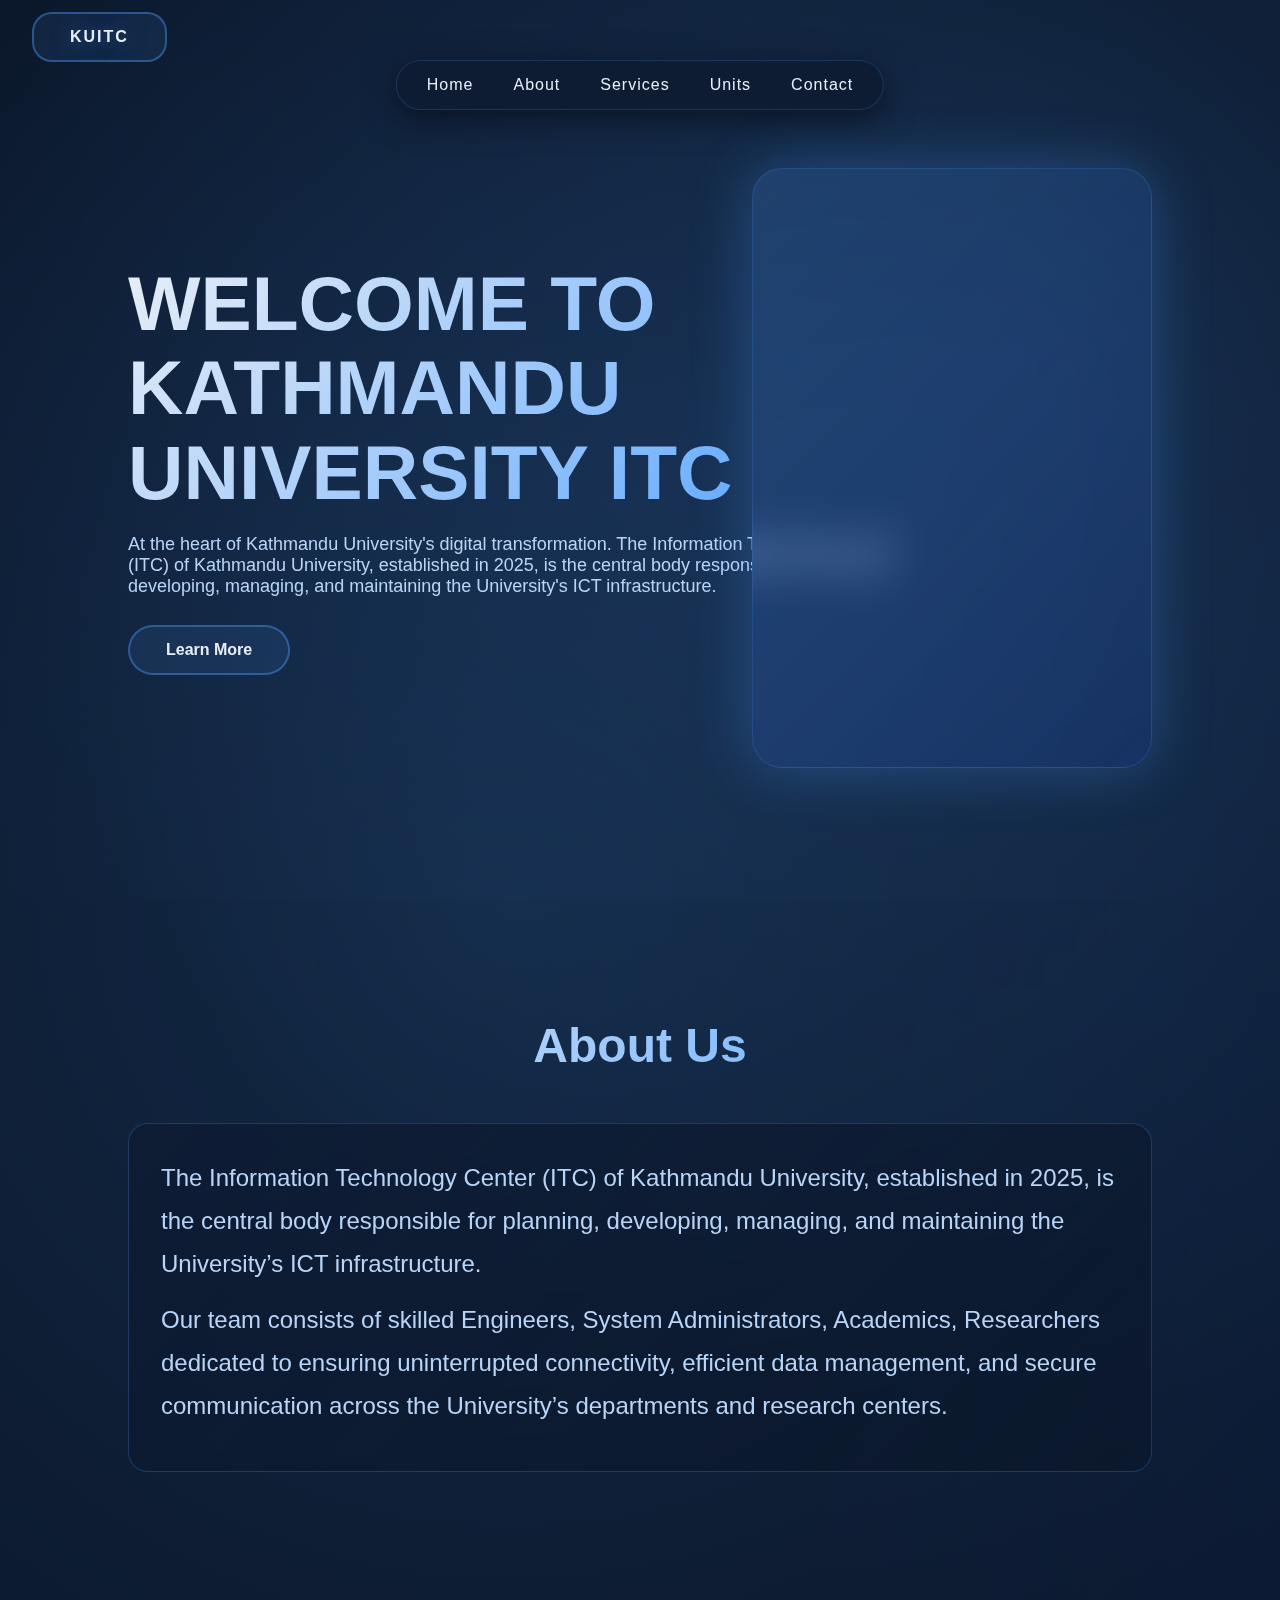
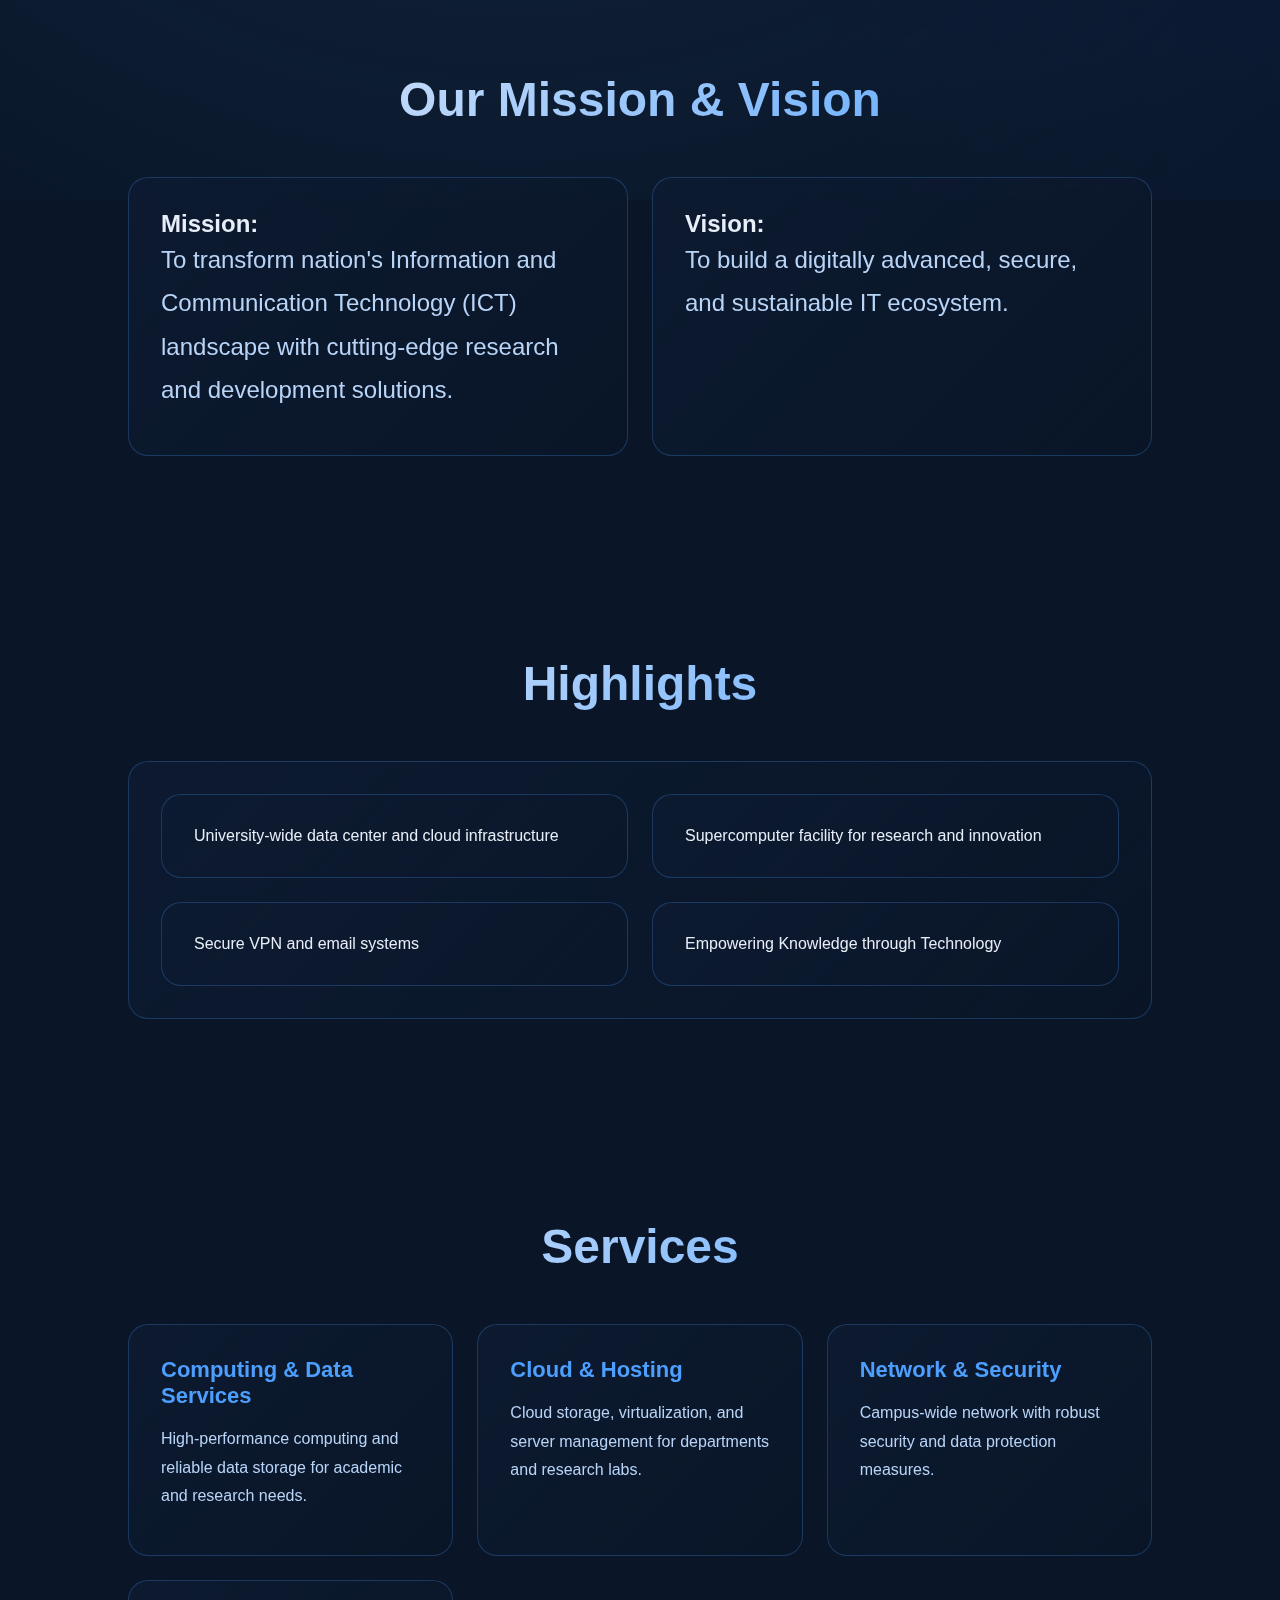
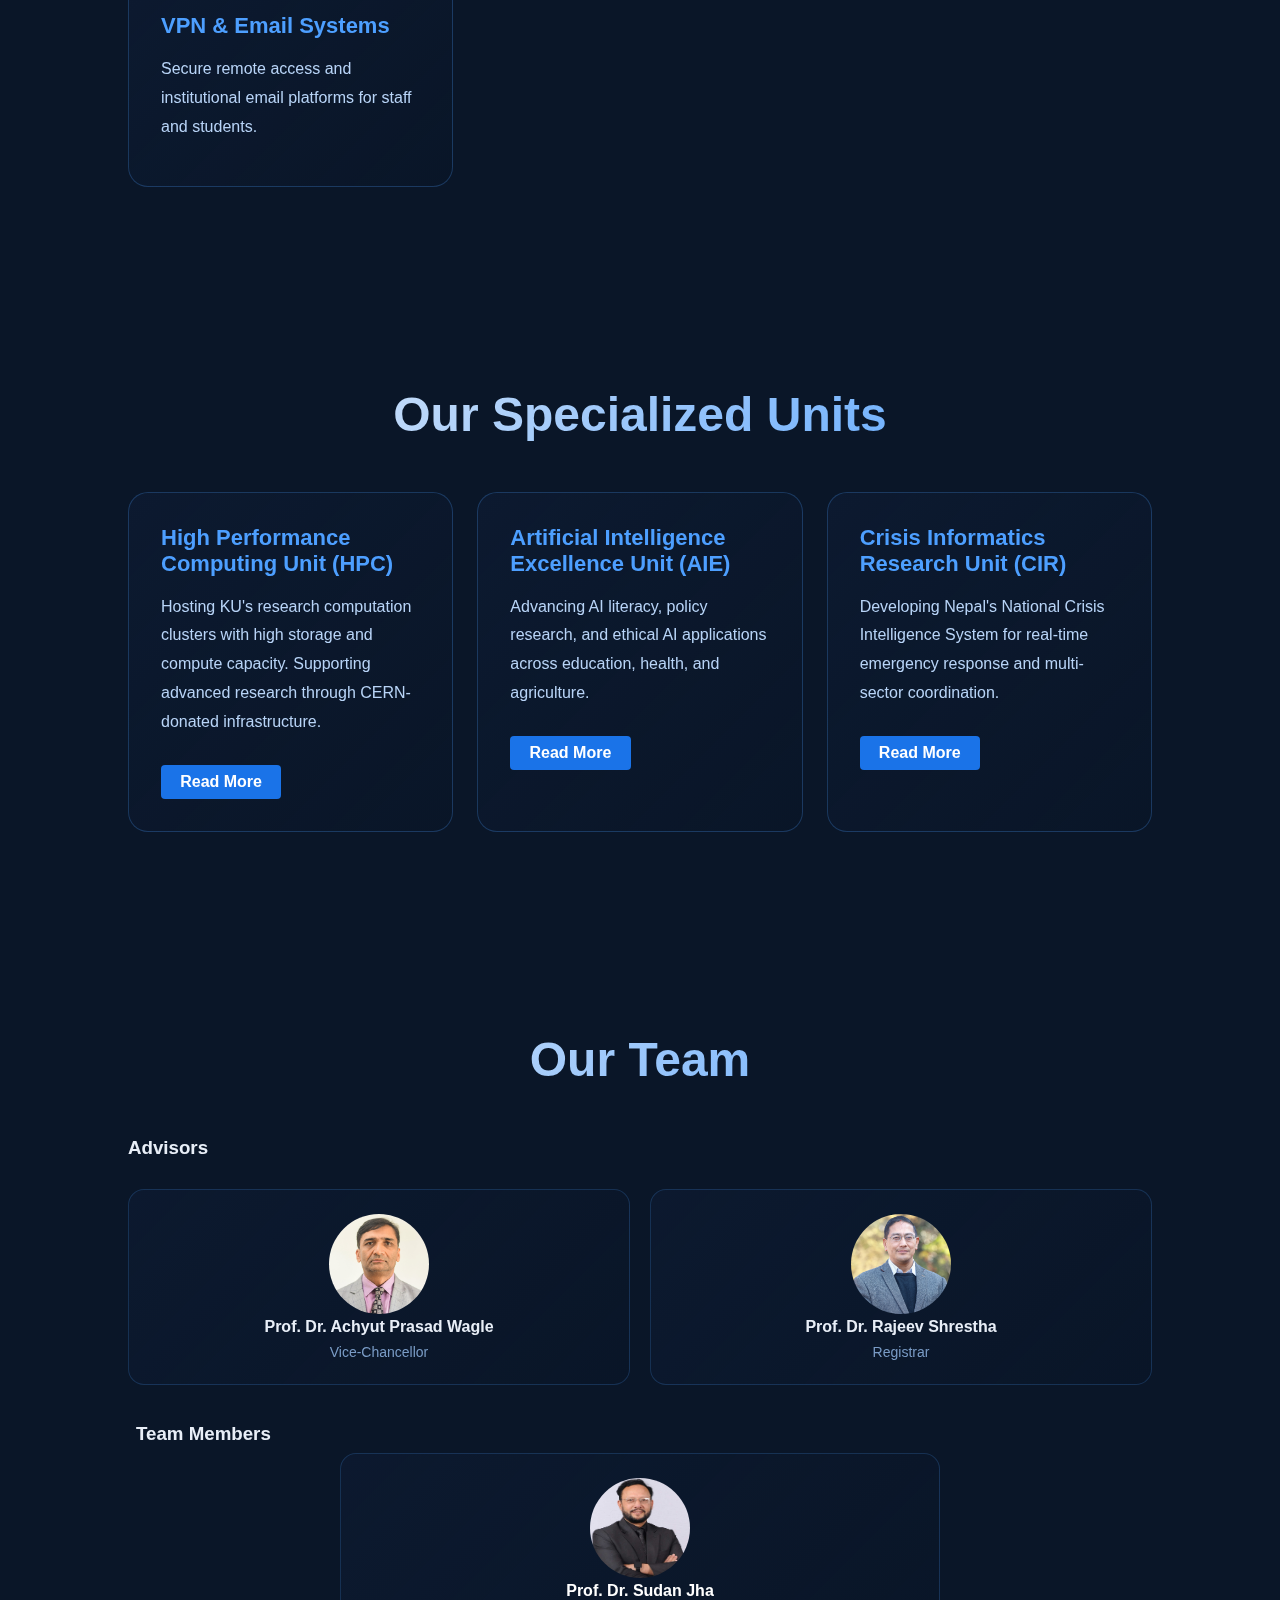
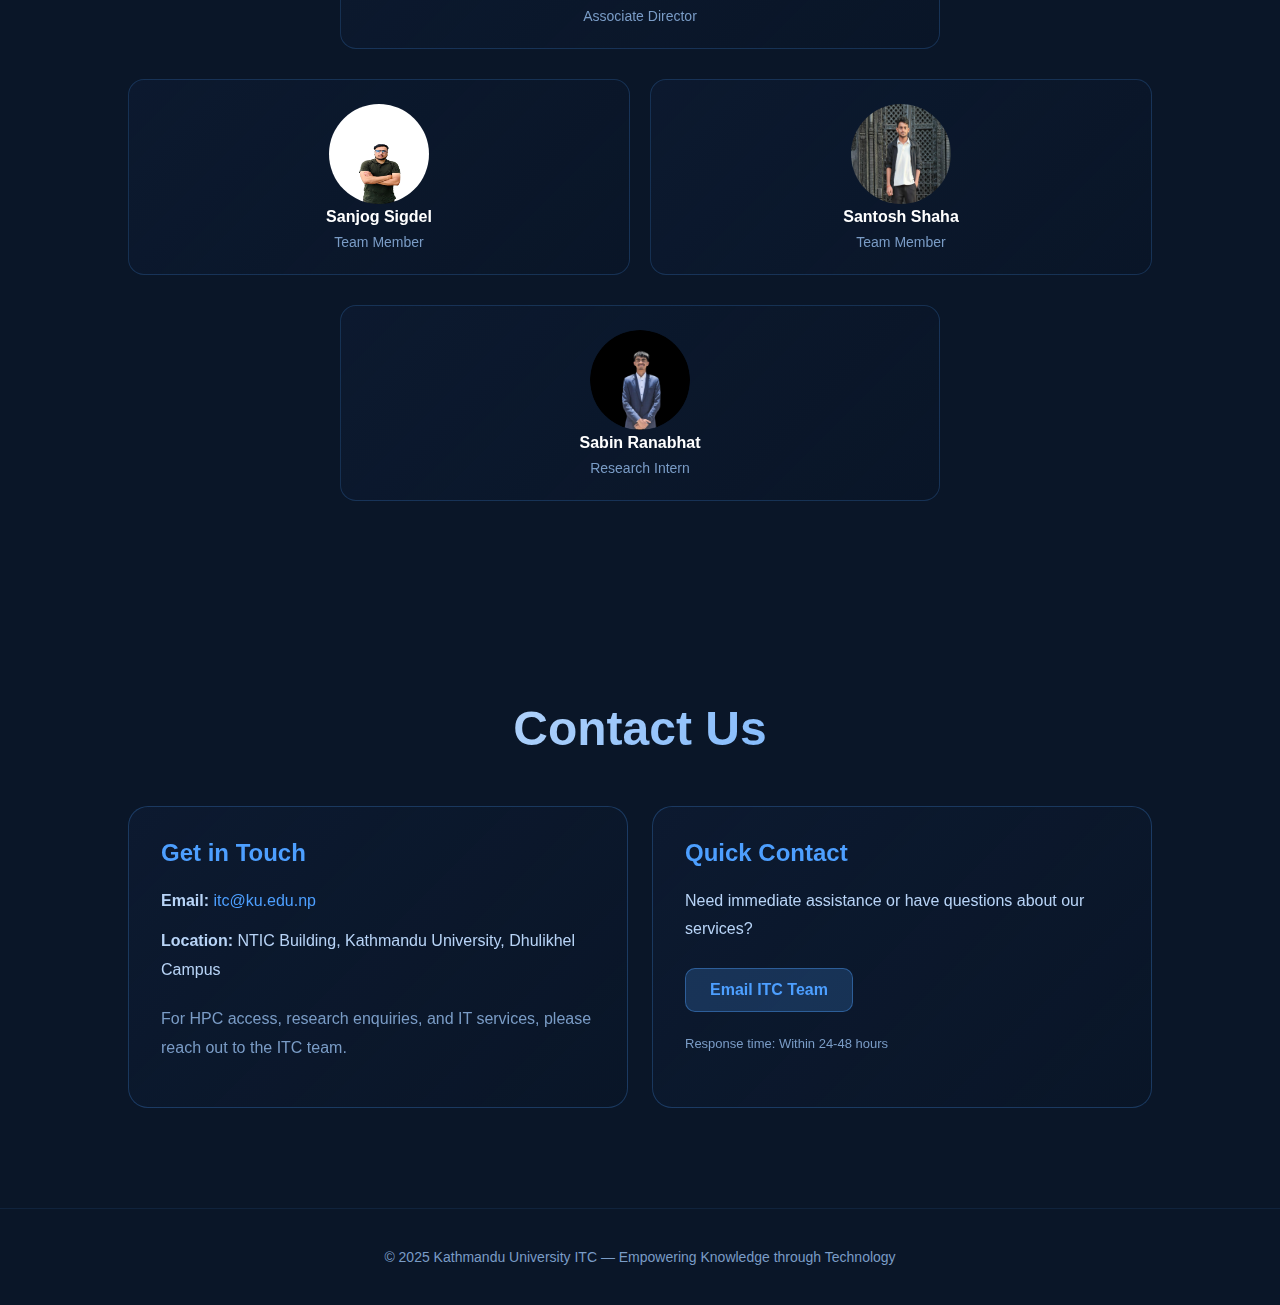
<file: index.html>
<!DOCTYPE html>
<html lang="en">
  <head>
    <meta charset="UTF-8" />
    <meta name="viewport" content="width=device-width, initial-scale=1.0" />
    <title>Kathmandu University ITC - Information Technology Center</title>

    <style>
      * {
        margin: 0;
        padding: 0;
        box-sizing: border-box;
      }

      body {
        font-family: "Segoe UI", Tahoma, Geneva, Verdana, sans-serif;
        background: #0a1628;
        color: #e8eef7;
        overflow-x: hidden;
      }

      /* Top branding row */
      .topbar {
        position: fixed;
        top: 0;
        left: 0;
        width: 100%;
        z-index: 1200;
        /* background: linear-gradient(
          90deg,
          rgba(13, 27, 50, 0.95),
          rgba(10, 22, 40, 0.9)
        ); */
        /* backdrop-filter: blur(10px); */
        /* border-bottom: 1px solid rgba(77, 159, 255, 0.2); */
        padding: 12px 32px;
        
        display: flex;
        justify-content: space-between;
        align-items: center;
        gap: 12px;
        /* box-shadow: 0 4px 20px rgba(0, 0, 0, 0.4); */
      }

      .brand {
        font-weight: 700;
        letter-spacing: 2px;
        font-size: 16px;
        color: #4d9fff;
        text-shadow: 0 0 20px rgba(77, 159, 255, 0.5);
      }

      .top-actions {
        display: flex;
        gap: 16px;
        align-items: center;
      }

      .top-actions a {
        color: #b8d4f7;
        text-decoration: none;
        font-size: 14px;
        font-weight: 500;
        transition: all 0.3s ease;
      }

      .top-actions a:hover {
        color: #4d9fff;
        text-shadow: 0 0 10px rgba(77, 159, 255, 0.4);
      }

      /* Animated Background */
      .bg-animation {
        position: fixed;
        width: 100%;
        height: 100%;
        z-index: 0;
        background: radial-gradient(
          ellipse at center,
          #0d1b32 0%,
          #0a1628 100%
        );
      }

      .bg-animation::before {
        content: "";
        position: absolute;
        width: 200%;
        height: 200%;
        background: radial-gradient(
            circle at 20% 50%,
            rgba(77, 159, 255, 0.15) 0%,
            transparent 50%
          ),
          radial-gradient(
            circle at 80% 80%,
            rgba(41, 98, 255, 0.1) 0%,
            transparent 50%
          ),
          radial-gradient(
            circle at 40% 20%,
            rgba(77, 159, 255, 0.12) 0%,
            transparent 50%
          );
        animation: float 20s ease-in-out infinite;
      }

      @keyframes float {
        0%,
        100% {
          transform: translate(0, 0) rotate(0deg);
        }
        33% {
          transform: translate(30px, -30px) rotate(120deg);
        }
        66% {
          transform: translate(-20px, 20px) rotate(240deg);
        }
      }

      /* Navigation */
      nav {
        position: fixed;
        top: 60px;
        left: 50%;
        transform: translateX(-50%);
        z-index: 1000;
        background: rgba(13, 27, 50, 0.9);
        backdrop-filter: blur(10px);
        border: 1px solid rgba(77, 159, 255, 0.2);
        border-radius: 50px;
        padding: 15px 30px;
        box-shadow: 0 8px 32px rgba(0, 0, 0, 0.5);
      }

      nav ul {
        display: flex;
        list-style: none;
        gap: 40px;
      }

      nav a {
        color: #e8eef7;
        text-decoration: none;
        font-size: 16px;
        letter-spacing: 1px;
        transition: all 0.3s;
        position: relative;
        font-weight: 500;
      }

      nav a::after {
        content: "";
        position: absolute;
        bottom: -5px;
        left: 0;
        width: 0;
        height: 2px;
        background: linear-gradient(90deg, #4d9fff, #2962ff);
        transition: width 0.3s;
      }

      nav a:hover {
        color: #4d9fff;
      }

      nav a:hover::after {
        width: 100%;
      }

      /* Hero Section */
      .hero {
        position: relative;
        height: 100vh;
        display: flex;
        align-items: center;
        padding: 110px 10%;
        z-index: 1;
      }

      .hero-content {
        max-width: 800px;
        animation: fadeInUp 1s ease-out;
      }

      @keyframes fadeInUp {
        from {
          opacity: 0;
          transform: translateY(30px);
        }
        to {
          opacity: 1;
          transform: translateY(0);
        }
      }

      .hero h1 {
        font-size: clamp(40px, 6vw, 80px);
        font-weight: 700;
        margin-bottom: 20px;
        line-height: 1.1;
        background: linear-gradient(135deg, #e8eef7, #4d9fff);
        -webkit-background-clip: text;
        -webkit-text-fill-color: transparent;
        background-clip: text;
      }

      .hero .sub-hero {
        margin-bottom: 28px;
        color: #b8d4f7;
        font-size: 18px;
      }

      .cta-btn {
        display: inline-block;
        padding: 14px 36px;
        background: rgba(77, 159, 255, 0.1);
        border: 2px solid rgba(77, 159, 255, 0.4);
        border-radius: 50px;
        color: #e8eef7;
        text-decoration: none;
        font-size: 16px;
        font-weight: 600;
        cursor: pointer;
        position: relative;
        overflow: hidden;
        transition: all 0.3s ease;
      }

      .cta-btn:hover {
        border-color: #4d9fff;
        background: rgba(77, 159, 255, 0.2);
        transform: translateY(-3px);
        box-shadow: 0 10px 40px rgba(77, 159, 255, 0.3);
      }

      /* Stats */
      .stats {
        display: flex;
        gap: 60px;
        margin-top: 36px;
      }

      .stat-number {
        font-size: 40px;
        font-weight: 700;
        background: linear-gradient(135deg, #4d9fff, #2962ff);
        -webkit-background-clip: text;
        -webkit-text-fill-color: transparent;
      }

      .stat-label {
        font-size: 12px;
        color: #7a9cc6;
        text-transform: uppercase;
        letter-spacing: 1.5px;
      }

      /* Floating Object */
      /* Floating Object */
      .floating-object {
        position: absolute;
        right: 10%;
        top: 50%;
        width: 400px;
        height: 600px;
        background: linear-gradient(
          135deg,
          rgba(77, 159, 255, 0.2),
          rgba(41, 98, 255, 0.15)
        );
        border-radius: 30px;
        backdrop-filter: blur(20px);
        border: 1px solid rgba(77, 159, 255, 0.2);
        box-shadow: 0 0 60px rgba(77, 159, 255, 0.3);
        animation: floatObj 6s ease-in-out infinite;
        transform: translateY(-50%);
        will-change: transform;
      }

      @keyframes floatObj {
        0%,
        100% {
          transform: translateY(-50%) rotate(0deg);
        }
        50% {
          transform: translateY(-55%) rotate(2deg);
        }
      }

      /* Section Layout */
      .section {
        padding: 100px 10%;
        position: relative;
        z-index: 1;
      }

      .section-title {
        font-size: 48px;
        text-align: center;
        margin-bottom: 50px;
        background: linear-gradient(135deg, #e8eef7, #4d9fff);
        -webkit-background-clip: text;
        -webkit-text-fill-color: transparent;
        font-weight: 700;
      }

      /* Grid */
      .content-grid {
        display: grid;
        grid-template-columns: repeat(auto-fit, minmax(280px, 1fr));
        gap: 24px;
        max-width: 1200px;
        margin: 0 auto;
      }

      .content-card {
        background: linear-gradient(
          135deg,
          rgba(13, 27, 50, 0.8),
          rgba(10, 22, 40, 0.6)
        );
        border: 1px solid rgba(77, 159, 255, 0.25);
        padding: 32px;
        border-radius: 20px;
        transition: all 0.4s ease;
        backdrop-filter: blur(10px);
      }

      .content-card:hover {
        transform: translateY(-10px);
        border-color: rgba(77, 159, 255, 0.5);
        box-shadow: 0 15px 40px rgba(77, 159, 255, 0.25);
      }

      .content-card h3 {
        color: #4d9fff;
        margin-bottom: 16px;
        font-size: 22px;
        font-weight: 600;
      }

      .content-card h4 {
        color: #4d9fff;
        margin-bottom: 12px;
        margin-top: 20px;
        font-size: 18px;
      }

      .content-card p {
        color: #b8d4f7;
        line-height: 1.8;
        margin-bottom: 12px;
      }

      .content-card ul {
        color: #b8d4f7;
        margin-left: 20px;
        line-height: 1.8;
      }

      .content-card ul li {
        margin-bottom: 8px;
      }

      .icon-card {
        display: flex;
        align-items: flex-start;
        gap: 20px;
      }

      .card-icon {
        font-size: 40px;
        min-width: 60px;
        height: 60px;
        display: flex;
        align-items: center;
        justify-content: center;
        background: linear-gradient(
          135deg,
          rgba(77, 159, 255, 0.2),
          rgba(41, 98, 255, 0.1)
        );
        border-radius: 12px;
        border: 1px solid rgba(77, 159, 255, 0.3);
      }

      .card-content {
        flex: 1;
      }

      /* Quick Links Card */
      .quick-links {
        background: linear-gradient(
          135deg,
          rgba(77, 159, 255, 0.15),
          rgba(41, 98, 255, 0.1)
        );
        padding: 28px;
        border-radius: 16px;
        border: 1px solid rgba(77, 159, 255, 0.3);
      }

      .quick-links a {
        display: block;
        color: #e8eef7;
        text-decoration: none;
        padding: 12px 16px;
        margin: 8px 0;
        background: rgba(13, 27, 50, 0.6);
        border-radius: 10px;
        border: 1px solid rgba(77, 159, 255, 0.2);
        transition: all 0.3s ease;
        font-weight: 500;
      }

      .quick-links a:hover {
        background: rgba(77, 159, 255, 0.2);
        border-color: #4d9fff;
        transform: translateX(5px);
      }

      /* People Grid */
      .people-grid {
        display: grid;
        grid-template-columns: repeat(auto-fit, minmax(220px, 1fr));
        gap: 20px;
        max-width: 1200px;
        margin: 30px auto;
      }

      .person-card {
        background: linear-gradient(
          135deg,
          rgba(13, 27, 50, 0.7),
          rgba(10, 22, 40, 0.5)
        );
        padding: 24px;
        border-radius: 16px;
        border: 1px solid rgba(77, 159, 255, 0.2);
        text-align: center;
        transition: all 0.3s ease;
      }

      .person-card:hover {
        transform: translateY(-5px);
        border-color: rgba(77, 159, 255, 0.4);
        box-shadow: 0 10px 30px rgba(77, 159, 255, 0.2);
      }

      .person-card h4 {
        color: #e8eef7;
        margin-bottom: 8px;
        font-size: 16px;
      }

      .person-card p {
        color: #7a9cc6;
        font-size: 14px;
      }

      /* Contact Section */
      .contact-grid {
        display: grid;
        grid-template-columns: 1fr 1fr;
        gap: 24px;
        max-width: 1200px;
        margin: 0 auto;
      }

      .contact-card {
        background: linear-gradient(
          135deg,
          rgba(13, 27, 50, 0.8),
          rgba(10, 22, 40, 0.6)
        );
        padding: 32px;
        border-radius: 20px;
        border: 1px solid rgba(77, 159, 255, 0.25);
      }

      .contact-card h3 {
        color: #4d9fff;
        margin-bottom: 20px;
        font-size: 24px;
      }

      .contact-card p {
        color: #b8d4f7;
        line-height: 1.8;
        margin-bottom: 12px;
      }

      .contact-card a {
        color: #4d9fff;
        text-decoration: none;
        transition: all 0.3s ease;
      }

      .contact-card a:hover {
        color: #e8eef7;
        text-shadow: 0 0 10px rgba(77, 159, 255, 0.5);
      }

      .email-btn {
        display: inline-block;
        padding: 12px 24px;
        background: rgba(77, 159, 255, 0.2);
        border: 1px solid rgba(77, 159, 255, 0.4);
        border-radius: 10px;
        color: #e8eef7;
        text-decoration: none;
        font-weight: 600;
        transition: all 0.3s ease;
        margin-top: 12px;
      }

      .email-btn:hover {
        background: rgba(77, 159, 255, 0.3);
        border-color: #4d9fff;
        transform: translateY(-2px);
        box-shadow: 0 5px 20px rgba(77, 159, 255, 0.3);
      }

      .read-more-btn {
  display: inline-block;
  background-color: #1a73e8; /* calm blue */
  color: white;
  padding: 0.5rem 1.2rem;
  border-radius: 4px;
  font-weight: 600;
  text-decoration: none;
  margin-top: 1rem;
  transition: background-color 0.3s ease;
}

.read-more-btn:hover {
  background-color: #155ab7;
}

/* Hierarchy Grid */
.hierarchy-grid {
  display: flex;
  flex-direction: column;
  align-items: center;
  gap: 40px;
}

/* Level 2 Flex (two people side by side) */
.team-level {
  display: flex;
  gap: 40px;
  justify-content: center;
  flex-wrap: wrap;
}

/* Person Cards */
.hierarchy-grid .person-card {
  background: linear-gradient(
          135deg,
          rgba(13, 27, 50, 0.7),
          rgba(10, 22, 40, 0.5)
        );
        width: 30%;
        padding: 24px;
        border-radius: 16px;
        border: 1px solid rgba(77, 159, 255, 0.2);
        text-align: center;
        transition: all 0.3s ease;
}

.hierarchy-grid .person-card img {
  width: 100px;
  height: 100px;
  border-radius: 50%;
  object-fit: cover;
  margin-bottom: 10px;
}

.hierarchy-grid .person-card h4 {
  margin: 8px 0 4px;
  font-size: 18px;
}

.hierarchy-grid .person-card p {
  margin: 0;
  font-size: 14px;
  color: #555;
}



      /* Footer */
      footer {
        padding: 40px;
        text-align: center;
        color: #7a9cc6;
        font-size: 14px;
        border-top: 1px solid rgba(77, 159, 255, 0.1);
      }

      /* Responsive */
      @media (max-width: 1024px) {
        .floating-object {
          display: none;
        }
        .contact-grid {
          grid-template-columns: 1fr;
        }
      }

      @media (max-width: 768px) {
        nav ul {
          gap: 20px;
          font-size: 14px;
        }
        .hero {
          padding: 140px 5% 80px;
        }
        .stats {
          flex-direction: column;
          gap: 30px;
        }
        .section {
          padding: 60px 5%;
        }
      }
    </style>
  </head>
  <body>
    <div class="bg-animation"></div>

    Top Branding
    <div class="topbar">
      <a class="brand" style="padding: 20px; border: #0a1628; display: inline-block;
        padding: 14px 36px;
        background: rgba(77, 159, 255, 0.1);
        border: 2px solid rgba(77, 159, 255, 0.4);
        border-radius: 20px;
        color: #e8eef7;
        text-decoration: none;
        font-size: 16px;
        font-weight: 600;
        cursor: pointer;
        position: relative;
        overflow: hidden;
        transition: all 0.3s ease;
  " href="#home">KUITC</a>
      
    </div>

    <!-- Navigation -->
    <nav>
      <ul>
        <li><a href="#home">Home</a></li>
        <li><a href="#about">About</a></li>
        <li><a href="#services">Services</a></li>
        <li><a href="#units">Units</a></li>
        <li><a href="#contact">Contact</a></li>
      </ul>
    </nav>

    <!-- HERO -->
    <section class="hero" id="home">
      <div class="hero-content">
        <h1>WELCOME TO KATHMANDU UNIVERSITY ITC</h1>
        <p class="sub-hero">
          At the heart of Kathmandu University's digital transformation. The
          Information Technology Center (ITC) of Kathmandu University,
          established in 2025, is the central body responsible for planning,
          developing, managing, and maintaining the University's ICT
          infrastructure.
        </p>
        <button
          class="cta-btn"
          onclick="document.querySelector('#about').scrollIntoView({ behavior: 'smooth' })"
        >
          Learn More
        </button>

        

      <div class="floating-object"></div>
    </section>

    <!-- ABOUT -->
    <section class="section" id="about">
      <h2 class="section-title">About Us</h2>

      <div
        
      >
        <div class="content-card">
          
          
         
          <p style="font-size: x-large;">
            The Information Technology Center (ITC) of Kathmandu University, established in 2025, is the central body responsible for planning, developing, managing, and maintaining the University’s ICT infrastructure. 
          </p>
          <p style="font-size: x-large;">
            Our team consists of skilled Engineers, System Administrators, Academics, Researchers dedicated to ensuring uninterrupted connectivity, efficient data management, and secure communication across the University’s departments and research centers. 
          </p>
        </div>

        <!-- <div class="quick-links">
          <h4 style="color: #e8eef7; margin-bottom: 16px; font-size: 20px">
            Quick Links
          </h4>
          <p style="color: #b8d4f7; margin-bottom: 20px; font-size: 14px">
            Explore our units, services and policies
          </p>
          <a href="#units">→ Our Specialized Units</a>
          <a href="#services">→ Services</a>
          <a href="#team">→ Our Team</a>
          <a href="#contact">→ Contact Us</a>
        </div> -->
      </div>
    </section>

     <section class="section" id="about">
      <h2 class="section-title">Our Mission & Vision</h2>
<div class="content-grid">
       <div class="content-card">
        <strong style="font-size: x-large;">Mission: </strong>
          <p style="font-size: x-large;">
           To transform nation's Information and Communication Technology (ICT) landscape with cutting-edge research and development solutions. 
          </p>
       </div>

       <div class="content-card">
        <strong style="font-size: x-large;">Vision: </strong>
          <p style="font-size: x-large;">
            To build a digitally advanced, secure, and sustainable IT ecosystem. 
          </p>
       </div>
       </div>
    </section>


     <section class="section" id="about">
      <h2 class="section-title">Highlights</h2>
        <div class="content-card">
          
          
          <div class="contact-grid">
            <div class="content-card">University-wide data center and cloud infrastructure</div>
            <div class="content-card">Supercomputer facility for research and innovation</div>
            <div class="content-card">Secure VPN and email systems</div>
            <div class="content-card">Empowering Knowledge through Technology</div>
          </div>
    </section>


     

    <!-- SERVICES -->
    <section class="section" id="services">
      <h2 class="section-title">Services</h2>

      <div class="content-grid">
        <div class="content-card icon-card">
          <!-- <div class="card-icon">🖥️</div> -->
          <div class="card-content">
            <h3>Computing & Data Services</h3>
            <p>
              High-performance computing and reliable data storage for academic
              and research needs.
            </p>
          </div>
        </div>

        <div class="content-card icon-card">
          <!-- <div class="card-icon">☁️</div> -->
          <div class="card-content">
            <h3>Cloud & Hosting</h3>
            <p>
              Cloud storage, virtualization, and server management for
              departments and research labs.
            </p>
          </div>
        </div>

        <div class="content-card icon-card">
          <!-- <div class="card-icon">🔒</div> -->
          <div class="card-content">
            <h3>Network & Security</h3>
            <p>
              Campus-wide network with robust security and data protection
              measures.
            </p>
          </div>
        </div>

        <div class="content-card icon-card">
          <!-- <div class="card-icon">📡</div> -->
          <div class="card-content">
            <h3>VPN & Email Systems</h3>
            <p>
              Secure remote access and institutional email platforms for staff
              and students.
            </p>
          </div>
        </div>
      </div>
    </section>

    <!-- UNITS -->
    <section class="section" id="units">
      <h2 class="section-title">Our Specialized Units</h2>

      <div class="content-grid">
        <div class="content-card">
          <!-- <div style="font-size: 48px; margin-bottom: 16px">⚙️</div> -->
          <h3>High Performance Computing Unit (HPC)</h3>
          <p>
            Hosting KU's research computation clusters with high storage and
            compute capacity. Supporting advanced research through CERN-donated
            infrastructure.
          </p>
          <a href="hpc.html" class="read-more-btn">Read More</a>
        </div>

        <div class="content-card">
          <!-- <div style="font-size: 48px; margin-bottom: 16px">🤖</div> -->
          <h3>Artificial Intelligence Excellence Unit (AIE)</h3>
          <p>
            Advancing AI literacy, policy research, and ethical AI applications
            across education, health, and agriculture.
          </p>
           <a href="aie.html" class="read-more-btn">Read More</a>
        </div>

        <div class="content-card">
          <!-- <div style="font-size: 48px; margin-bottom: 16px">🚨</div> -->
          <h3>Crisis Informatics Research Unit (CIR)</h3>
          <p>
            Developing Nepal's National Crisis Intelligence System for real-time
            emergency response and multi-sector coordination.
          </p>
           <a href="cir.html" class="read-more-btn">Read More</a>
        </div>
      </div>
    </section>

    <section class="section" id="team">
  <h2 class="section-title">Our Team</h2>

  <!-- Advisors -->
  <h3 class="sub-title">Advisors</h3>
  <div class="people-grid advisors">
    <div class="person-card">
      <img src="./assets/achyutsir.jpg" alt="Prof. Dr. Achyut Prasad Wagle" style="width: 100px; height: 100px; border-radius: 50%;"/>
      <h4>Prof. Dr. Achyut Prasad Wagle</h4>
      <p>Vice-Chancellor</p>
    </div>
    <div class="person-card">
      <img src="./assets/rajeevsir.png" alt="Prof. Dr. Rajeev Shrestha" style="width: 100px; height: 100px; border-radius: 50%;"/>
      <h4>Prof. Dr. Rajeev Shrestha</h4>
      <p>Registrar</p>
    </div>
  </div>

  <!-- TEAM MEMBERS HIERARCHY -->
<h3 class="sub-title" style="padding: 8px;">Team Members</h3>
<!-- Level 1 -->
  <div style="display: flex; justify-content: center; margin-bottom: 20px;">
    <div class="person-card" style="width: 600px;">
      <img src="./assets/sudansir.jpg" alt="Prof. Dr. Sudan Jha" style="width: 100px; height: 100px; border-radius: 50%;"/>
      <h4> <a href="sudan.html" style="text-decoration: none; color: white;">Prof. Dr. Sudan Jha</a></h4>
      <p>Associate Director</p>
    </div>
  </div>
  
  <!-- Level 2 -->
  <div class="people-grid advisors">
    <div class="person-card">
      <img src="./assets/sanjogsir.png" alt="Sanjog Sigdel" style="width: 100px; height: 100px; border-radius: 50%;"/>
      <h4> <a href="sanjog.html" style="text-decoration: none; color: white;">Sanjog Sigdel</a></h4>
      <p>Team Member</p>
    </div>
    <div class="person-card">
      <img src="./assets/santosh.jpg" alt="Santosh Shaha" style="width: 100px; height: 100px; border-radius: 50%;"/>
      <h4> <a href="santosh.html" style="text-decoration: none; color: white;">Santosh Shaha</a></h4>
      <p>Team Member</p>
    </div>
  </div>
  
  <!-- Level 3 -->
  <div style="display: flex; justify-content: center; margin-top: 20px;">
    <div class="person-card" style="width: 600px;">
      <img src="./assets/sabin.png" alt="Sabin Ranabhat" style="width: 100px; height: 100px; border-radius: 50%;"/>
      <h4> <a href="sabin.html" style="text-decoration: none; color: white;">Sabin Ranabhat</a></h4>
      <p>Research Intern</p>
    </div>
  </div>
</div>

    </div>

    <!-- Level 3
    <div class="person-card">
      <img src="images/sabin.jpg" alt="Sabin Ranabhat" />
      <h4>Sabin Ranabhat</h4>
      <p>Research Intern</p>
    </div> -->
  <!-- </div> -->
</section>


    <!-- CONTACT -->
    <section class="section" id="contact">
      <h2 class="section-title">Contact Us</h2>

      <div class="contact-grid">
        <div class="contact-card">
          <h3>Get in Touch</h3>
          <p>
            <strong>Email:</strong>
            <a href="mailto:itc@ku.edu.np">itc@ku.edu.np</a>
          </p>
          <p>
            <strong>Location:</strong> NTIC Building, Kathmandu University,
            Dhulikhel Campus
          </p>
          <p style="margin-top: 20px; color: #7a9cc6">
            For HPC access, research enquiries, and IT services, please reach
            out to the ITC team.
          </p>
        </div>

        <div class="contact-card">
          <h3>Quick Contact</h3>
          <p>Need immediate assistance or have questions about our services?</p>
          <a href="mailto:itc@ku.edu.np" class="email-btn">Email ITC Team</a>
          <p style="margin-top: 20px; font-size: 13px; color: #7a9cc6">
            Response time: Within 24-48 hours
          </p>
        </div>
      </div>
    </section>

    <footer>
      © 2025 Kathmandu University ITC — Empowering Knowledge through Technology
    </footer>

    <script>
      // Counter Animation
      const counters = document.querySelectorAll(".stat-number");
      counters.forEach((counter) => {
        const target = +counter.dataset.target;
        const increment = target / 100;

        const updateCounter = () => {
          const current = +counter.innerText;
          if (current < target) {
            counter.innerText = Math.ceil(current + increment);
            setTimeout(updateCounter, 20);
          } else {
            counter.innerText = target;
          }
        };

        updateCounter();
      });

      // Smooth scroll
      document.querySelectorAll('a[href^="#"]').forEach((anchor) => {
        anchor.addEventListener("click", function (e) {
          e.preventDefault();
          const target = document.querySelector(this.getAttribute("href"));
          if (target) {
            target.scrollIntoView({ behavior: "smooth" });
          }
        });
      });
    </script>
  </body>
</html>
</file>
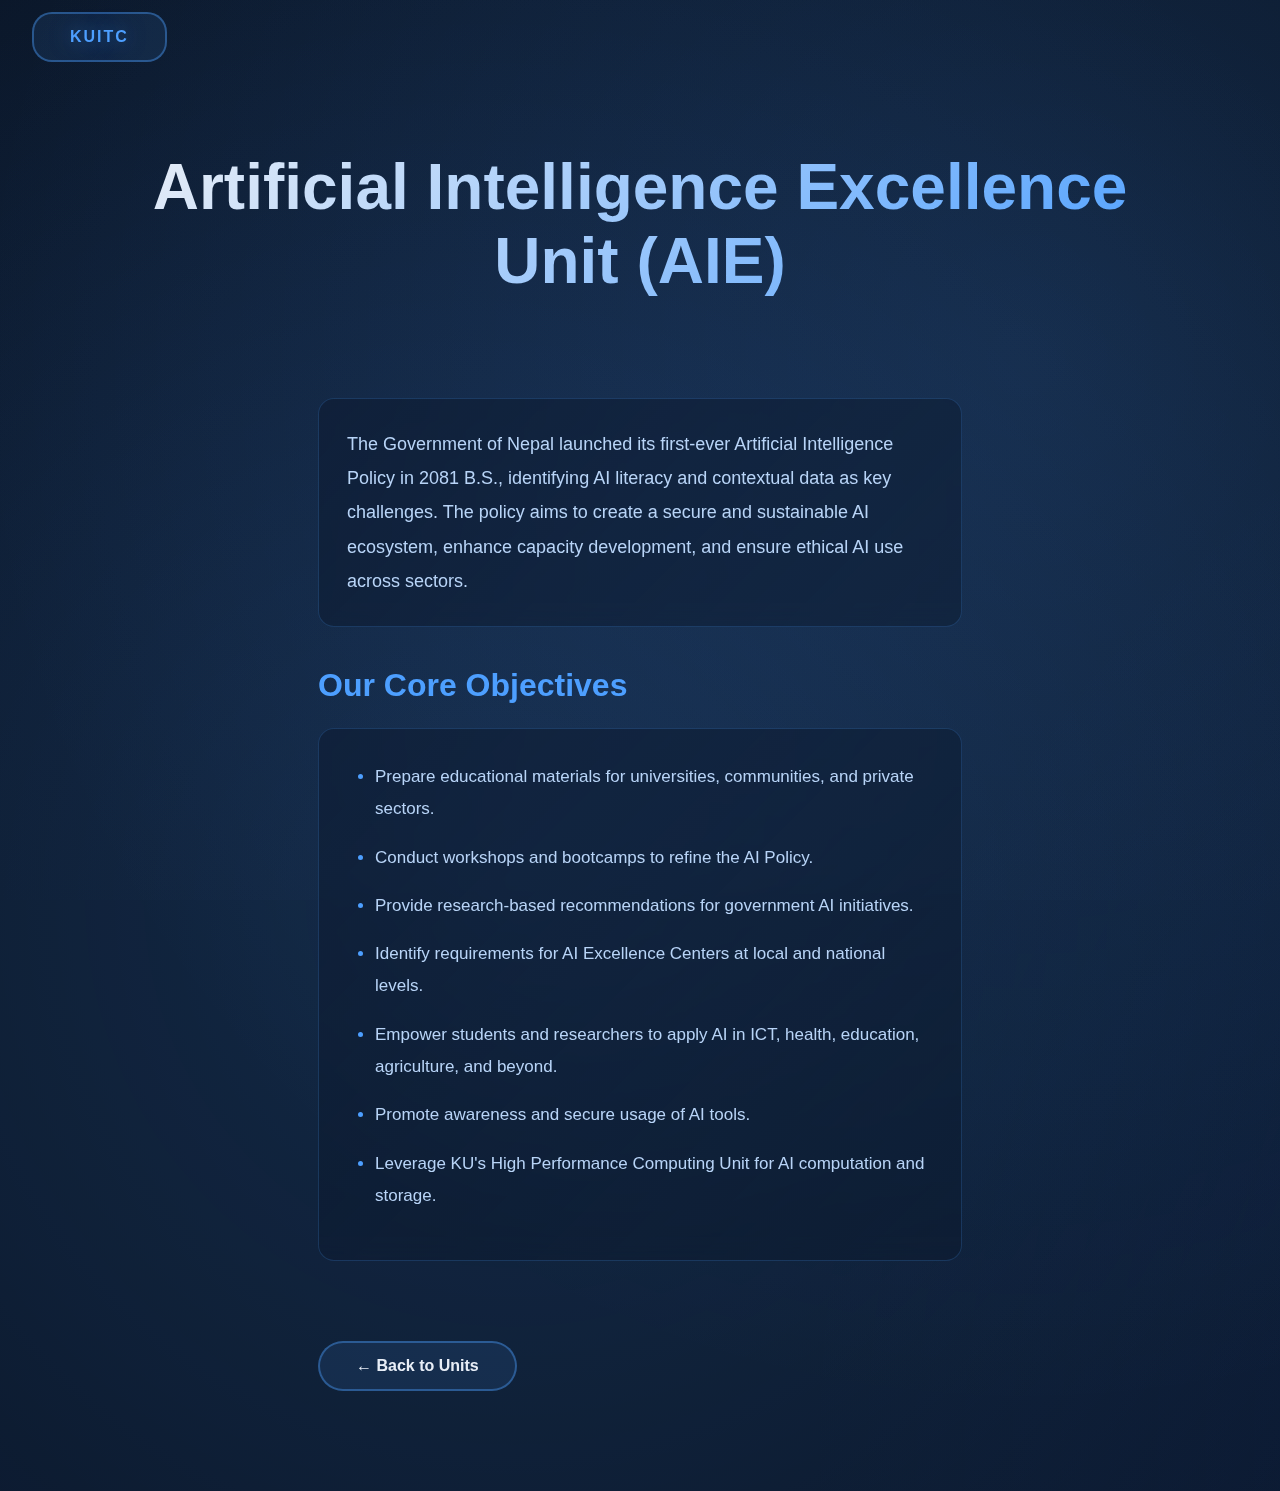
<file: aie.html>
<!DOCTYPE html>
<html lang="en">
  <head>
    <meta charset="UTF-8" />
    <meta name="viewport" content="width=device-width, initial-scale=1.0" />
    <title>Artificial Intelligence Excellence Unit | KU ITC</title>
    <style>
      * {
        margin: 0;
        padding: 0;
        box-sizing: border-box;
      }

      body {
        font-family: "Segoe UI", Tahoma, Geneva, Verdana, sans-serif;
        background: #0a1628;
        color: #e8eef7;
        overflow-x: hidden;
        min-height: 100vh;
      }

      /* Animated Background */
      .bg-animation {
        position: fixed;
        width: 100%;
        height: 100%;
        z-index: 0;
        background: radial-gradient(
          ellipse at center,
          #0d1b32 0%,
          #0a1628 100%
        );
      }

      .bg-animation::before {
        content: "";
        position: absolute;
        width: 200%;
        height: 200%;
        background: radial-gradient(
            circle at 20% 50%,
            rgba(77, 159, 255, 0.15) 0%,
            transparent 50%
          ),
          radial-gradient(
            circle at 80% 80%,
            rgba(41, 98, 255, 0.1) 0%,
            transparent 50%
          ),
          radial-gradient(
            circle at 40% 20%,
            rgba(77, 159, 255, 0.12) 0%,
            transparent 50%
          );
        animation: float 20s ease-in-out infinite;
      }

      @keyframes float {
        0%,
        100% {
          transform: translate(0, 0) rotate(0deg);
        }
        33% {
          transform: translate(30px, -30px) rotate(120deg);
        }
        66% {
          transform: translate(-20px, 20px) rotate(240deg);
        }
      }

      /* Top Bar */
      .topbar {
        position: fixed;
        top: 0;
        left: 0;
        width: 100%;
        z-index: 1200;
        padding: 12px 32px;
        display: flex;
        justify-content: space-between;
        align-items: center;
      }

      .brand {
        display: inline-block;
        padding: 14px 36px;
        background: rgba(77, 159, 255, 0.1);
        border: 2px solid rgba(77, 159, 255, 0.4);
        border-radius: 20px;
        color: #4d9fff;
        text-decoration: none;
        font-size: 16px;
        font-weight: 700;
        letter-spacing: 2px;
        text-shadow: 0 0 20px rgba(77, 159, 255, 0.5);
        transition: all 0.3s ease;
      }

      .brand:hover {
        border-color: #4d9fff;
        background: rgba(77, 159, 255, 0.2);
        transform: translateY(-3px);
        box-shadow: 0 10px 40px rgba(77, 159, 255, 0.3);
      }

      /* Unit Header */
      .unit-header {
        position: relative;
        z-index: 1;
        padding: 150px 10% 80px;
        text-align: center;
      }

      .unit-header h1 {
        font-size: clamp(36px, 5vw, 64px);
        font-weight: 700;
        margin-bottom: 20px;
        background: linear-gradient(135deg, #e8eef7, #4d9fff);
        -webkit-background-clip: text;
        -webkit-text-fill-color: transparent;
        background-clip: text;
        animation: fadeInUp 1s ease-out;
      }

      @keyframes fadeInUp {
        from {
          opacity: 0;
          transform: translateY(30px);
        }
        to {
          opacity: 1;
          transform: translateY(0);
        }
      }

      /* Unit Content */
      .unit-content {
        position: relative;
        z-index: 1;
        max-width: 900px;
        margin: 0 auto;
        padding: 0 10% 100px;
      }

      .unit-content > p {
        color: #b8d4f7;
        line-height: 1.9;
        font-size: 18px;
        margin-bottom: 40px;
        background: linear-gradient(
          135deg,
          rgba(13, 27, 50, 0.6),
          rgba(10, 22, 40, 0.4)
        );
        padding: 28px;
        border-radius: 16px;
        border: 1px solid rgba(77, 159, 255, 0.2);
        backdrop-filter: blur(10px);
        transition: all 0.3s ease;
      }

      .unit-content > p:hover {
        border-color: rgba(77, 159, 255, 0.4);
        transform: translateX(5px);
        box-shadow: 0 5px 20px rgba(77, 159, 255, 0.15);
      }

      h2 {
        color: #4d9fff;
        font-size: 32px;
        margin-bottom: 24px;
        font-weight: 600;
      }

      ul {
        background: linear-gradient(
          135deg,
          rgba(13, 27, 50, 0.6),
          rgba(10, 22, 40, 0.4)
        );
        padding: 32px 32px 32px 56px;
        border-radius: 16px;
        border: 1px solid rgba(77, 159, 255, 0.2);
        backdrop-filter: blur(10px);
        margin-bottom: 40px;
        transition: all 0.3s ease;
      }

      ul:hover {
        border-color: rgba(77, 159, 255, 0.4);
        box-shadow: 0 5px 20px rgba(77, 159, 255, 0.15);
      }

      ul li {
        color: #b8d4f7;
        line-height: 1.9;
        font-size: 17px;
        margin-bottom: 16px;
        position: relative;
      }

      ul li::marker {
        color: #4d9fff;
      }

      /* Back Link */
      .back-link {
        display: inline-block;
        margin-top: 40px;
        padding: 14px 36px;
        background: rgba(77, 159, 255, 0.1);
        border: 2px solid rgba(77, 159, 255, 0.4);
        border-radius: 50px;
        color: #e8eef7;
        text-decoration: none;
        font-size: 16px;
        font-weight: 600;
        transition: all 0.3s ease;
      }

      .back-link:hover {
        border-color: #4d9fff;
        background: rgba(77, 159, 255, 0.2);
        transform: translateY(-3px);
        box-shadow: 0 10px 40px rgba(77, 159, 255, 0.3);
      }

      /* Responsive */
      @media (max-width: 768px) {
        .unit-header {
          padding: 120px 5% 60px;
        }
        .unit-content {
          padding: 0 5% 80px;
        }
        .unit-content > p {
          font-size: 16px;
          padding: 20px;
        }
        ul {
          padding: 24px 24px 24px 40px;
        }
        ul li {
          font-size: 15px;
        }
        h2 {
          font-size: 26px;
        }
      }
    </style>
  </head>
  <body>
    <div class="bg-animation"></div>

    <div class="topbar">
      <a class="brand" href="index.html">KUITC</a>
    </div>

    <section class="unit-header aie">
      <h1>Artificial Intelligence Excellence Unit (AIE)</h1>
    </section>

    <section class="unit-content">
      <p>
        The Government of Nepal launched its first-ever Artificial Intelligence
        Policy in 2081 B.S., identifying AI literacy and contextual data as key
        challenges. The policy aims to create a secure and sustainable AI
        ecosystem, enhance capacity development, and ensure ethical AI use
        across sectors.
      </p>

      <h2>Our Core Objectives</h2>
      <ul>
        <li>
          Prepare educational materials for universities, communities, and
          private sectors.
        </li>
        <li>Conduct workshops and bootcamps to refine the AI Policy.</li>
        <li>
          Provide research-based recommendations for government AI initiatives.
        </li>
        <li>
          Identify requirements for AI Excellence Centers at local and national
          levels.
        </li>
        <li>
          Empower students and researchers to apply AI in ICT, health,
          education, agriculture, and beyond.
        </li>
        <li>Promote awareness and secure usage of AI tools.</li>
        <li>
          Leverage KU's High Performance Computing Unit for AI computation and
          storage.
        </li>
      </ul>

      <a href="index.html#units" class="back-link">← Back to Units</a>
    </section>
  </body>
</html>
</file>
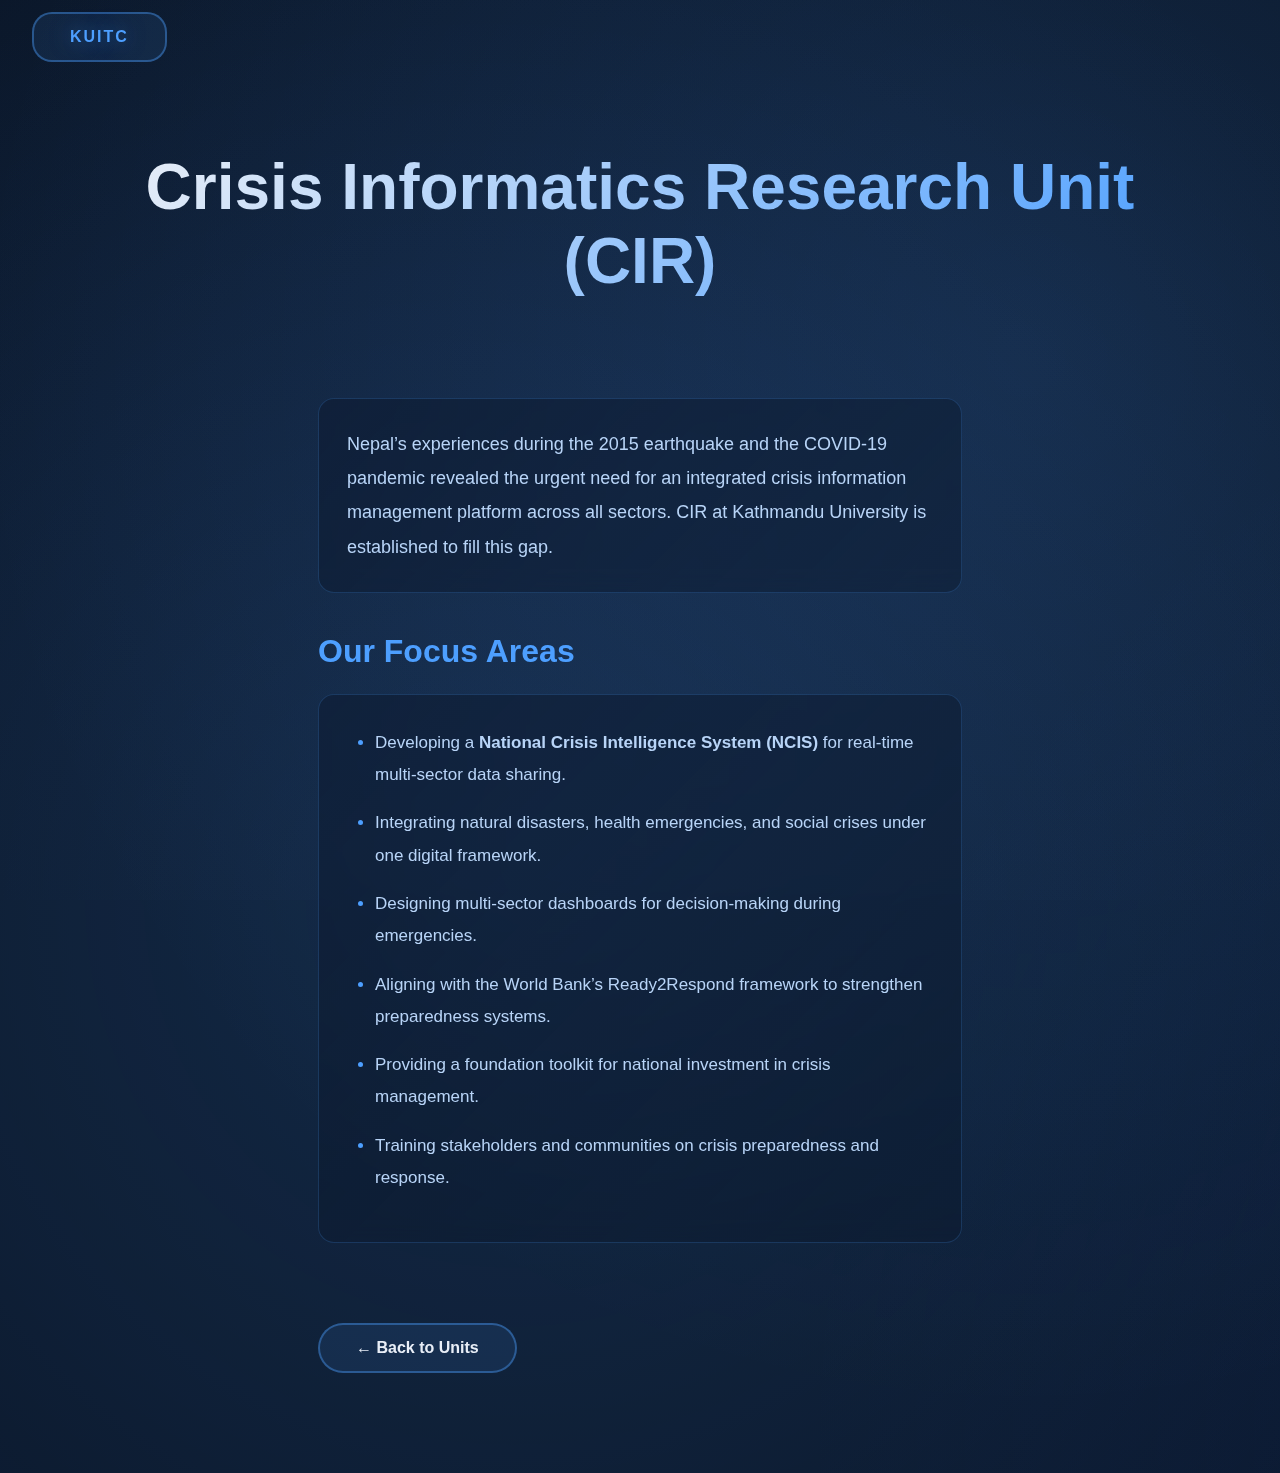
<file: cir.html>
<!DOCTYPE html>
<html lang="en">
  <head>
    <meta charset="UTF-8" />
    <meta name="viewport" content="width=device-width, initial-scale=1.0" />
    <title>Artificial Intelligence Excellence Unit | KU ITC</title>
    <style>
      * {
        margin: 0;
        padding: 0;
        box-sizing: border-box;
      }

      body {
        font-family: "Segoe UI", Tahoma, Geneva, Verdana, sans-serif;
        background: #0a1628;
        color: #e8eef7;
        overflow-x: hidden;
        min-height: 100vh;
      }

      /* Animated Background */
      .bg-animation {
        position: fixed;
        width: 100%;
        height: 100%;
        z-index: 0;
        background: radial-gradient(
          ellipse at center,
          #0d1b32 0%,
          #0a1628 100%
        );
      }

      .bg-animation::before {
        content: "";
        position: absolute;
        width: 200%;
        height: 200%;
        background: radial-gradient(
            circle at 20% 50%,
            rgba(77, 159, 255, 0.15) 0%,
            transparent 50%
          ),
          radial-gradient(
            circle at 80% 80%,
            rgba(41, 98, 255, 0.1) 0%,
            transparent 50%
          ),
          radial-gradient(
            circle at 40% 20%,
            rgba(77, 159, 255, 0.12) 0%,
            transparent 50%
          );
        animation: float 20s ease-in-out infinite;
      }

      @keyframes float {
        0%,
        100% {
          transform: translate(0, 0) rotate(0deg);
        }
        33% {
          transform: translate(30px, -30px) rotate(120deg);
        }
        66% {
          transform: translate(-20px, 20px) rotate(240deg);
        }
      }

      /* Top Bar */
      .topbar {
        position: fixed;
        top: 0;
        left: 0;
        width: 100%;
        z-index: 1200;
        padding: 12px 32px;
        display: flex;
        justify-content: space-between;
        align-items: center;
      }

      .brand {
        display: inline-block;
        padding: 14px 36px;
        background: rgba(77, 159, 255, 0.1);
        border: 2px solid rgba(77, 159, 255, 0.4);
        border-radius: 20px;
        color: #4d9fff;
        text-decoration: none;
        font-size: 16px;
        font-weight: 700;
        letter-spacing: 2px;
        text-shadow: 0 0 20px rgba(77, 159, 255, 0.5);
        transition: all 0.3s ease;
      }

      .brand:hover {
        border-color: #4d9fff;
        background: rgba(77, 159, 255, 0.2);
        transform: translateY(-3px);
        box-shadow: 0 10px 40px rgba(77, 159, 255, 0.3);
      }

      /* Unit Header */
      .unit-header {
        position: relative;
        z-index: 1;
        padding: 150px 10% 80px;
        text-align: center;
      }

      .unit-header h1 {
        font-size: clamp(36px, 5vw, 64px);
        font-weight: 700;
        margin-bottom: 20px;
        background: linear-gradient(135deg, #e8eef7, #4d9fff);
        -webkit-background-clip: text;
        -webkit-text-fill-color: transparent;
        background-clip: text;
        animation: fadeInUp 1s ease-out;
      }

      @keyframes fadeInUp {
        from {
          opacity: 0;
          transform: translateY(30px);
        }
        to {
          opacity: 1;
          transform: translateY(0);
        }
      }

      /* Unit Content */
      .unit-content {
        position: relative;
        z-index: 1;
        max-width: 900px;
        margin: 0 auto;
        padding: 0 10% 100px;
      }

      .unit-content > p {
        color: #b8d4f7;
        line-height: 1.9;
        font-size: 18px;
        margin-bottom: 40px;
        background: linear-gradient(
          135deg,
          rgba(13, 27, 50, 0.6),
          rgba(10, 22, 40, 0.4)
        );
        padding: 28px;
        border-radius: 16px;
        border: 1px solid rgba(77, 159, 255, 0.2);
        backdrop-filter: blur(10px);
        transition: all 0.3s ease;
      }

      .unit-content > p:hover {
        border-color: rgba(77, 159, 255, 0.4);
        transform: translateX(5px);
        box-shadow: 0 5px 20px rgba(77, 159, 255, 0.15);
      }

      h2 {
        color: #4d9fff;
        font-size: 32px;
        margin-bottom: 24px;
        font-weight: 600;
      }

      ul {
        background: linear-gradient(
          135deg,
          rgba(13, 27, 50, 0.6),
          rgba(10, 22, 40, 0.4)
        );
        padding: 32px 32px 32px 56px;
        border-radius: 16px;
        border: 1px solid rgba(77, 159, 255, 0.2);
        backdrop-filter: blur(10px);
        margin-bottom: 40px;
        transition: all 0.3s ease;
      }

      ul:hover {
        border-color: rgba(77, 159, 255, 0.4);
        box-shadow: 0 5px 20px rgba(77, 159, 255, 0.15);
      }

      ul li {
        color: #b8d4f7;
        line-height: 1.9;
        font-size: 17px;
        margin-bottom: 16px;
        position: relative;
      }

      ul li::marker {
        color: #4d9fff;
      }

      /* Back Link */
      .back-link {
        display: inline-block;
        margin-top: 40px;
        padding: 14px 36px;
        background: rgba(77, 159, 255, 0.1);
        border: 2px solid rgba(77, 159, 255, 0.4);
        border-radius: 50px;
        color: #e8eef7;
        text-decoration: none;
        font-size: 16px;
        font-weight: 600;
        transition: all 0.3s ease;
      }

      .back-link:hover {
        border-color: #4d9fff;
        background: rgba(77, 159, 255, 0.2);
        transform: translateY(-3px);
        box-shadow: 0 10px 40px rgba(77, 159, 255, 0.3);
      }

      /* Responsive */
      @media (max-width: 768px) {
        .unit-header {
          padding: 120px 5% 60px;
        }
        .unit-content {
          padding: 0 5% 80px;
        }
        .unit-content > p {
          font-size: 16px;
          padding: 20px;
        }
        ul {
          padding: 24px 24px 24px 40px;
        }
        ul li {
          font-size: 15px;
        }
        h2 {
          font-size: 26px;
        }
      }
    </style>
  </head>
  <body>
    <div class="bg-animation"></div>

    <div class="topbar">
      <a class="brand" href="index.html">KUITC</a>
    </div>
    <section class="unit-header cir">
      <h1>Crisis Informatics Research Unit (CIR)</h1>
    </section>

    <section class="unit-content">
      <p>
        Nepal’s experiences during the 2015 earthquake and the COVID-19 pandemic
        revealed the urgent need for an integrated crisis information management
        platform across all sectors. CIR at Kathmandu University is established
        to fill this gap.
      </p>

      <h2>Our Focus Areas</h2>
      <ul>
        <li>
          Developing a
          <strong>National Crisis Intelligence System (NCIS)</strong> for
          real-time multi-sector data sharing.
        </li>
        <li>
          Integrating natural disasters, health emergencies, and social crises
          under one digital framework.
        </li>
        <li>
          Designing multi-sector dashboards for decision-making during
          emergencies.
        </li>
        <li>
          Aligning with the World Bank’s Ready2Respond framework to strengthen
          preparedness systems.
        </li>
        <li>
          Providing a foundation toolkit for national investment in crisis
          management.
        </li>
        <li>
          Training stakeholders and communities on crisis preparedness and
          response.
        </li>
      </ul>

      <a href="index.html#units" class="back-link">← Back to Units</a>
    </section>
  </body>
</html>
</file>
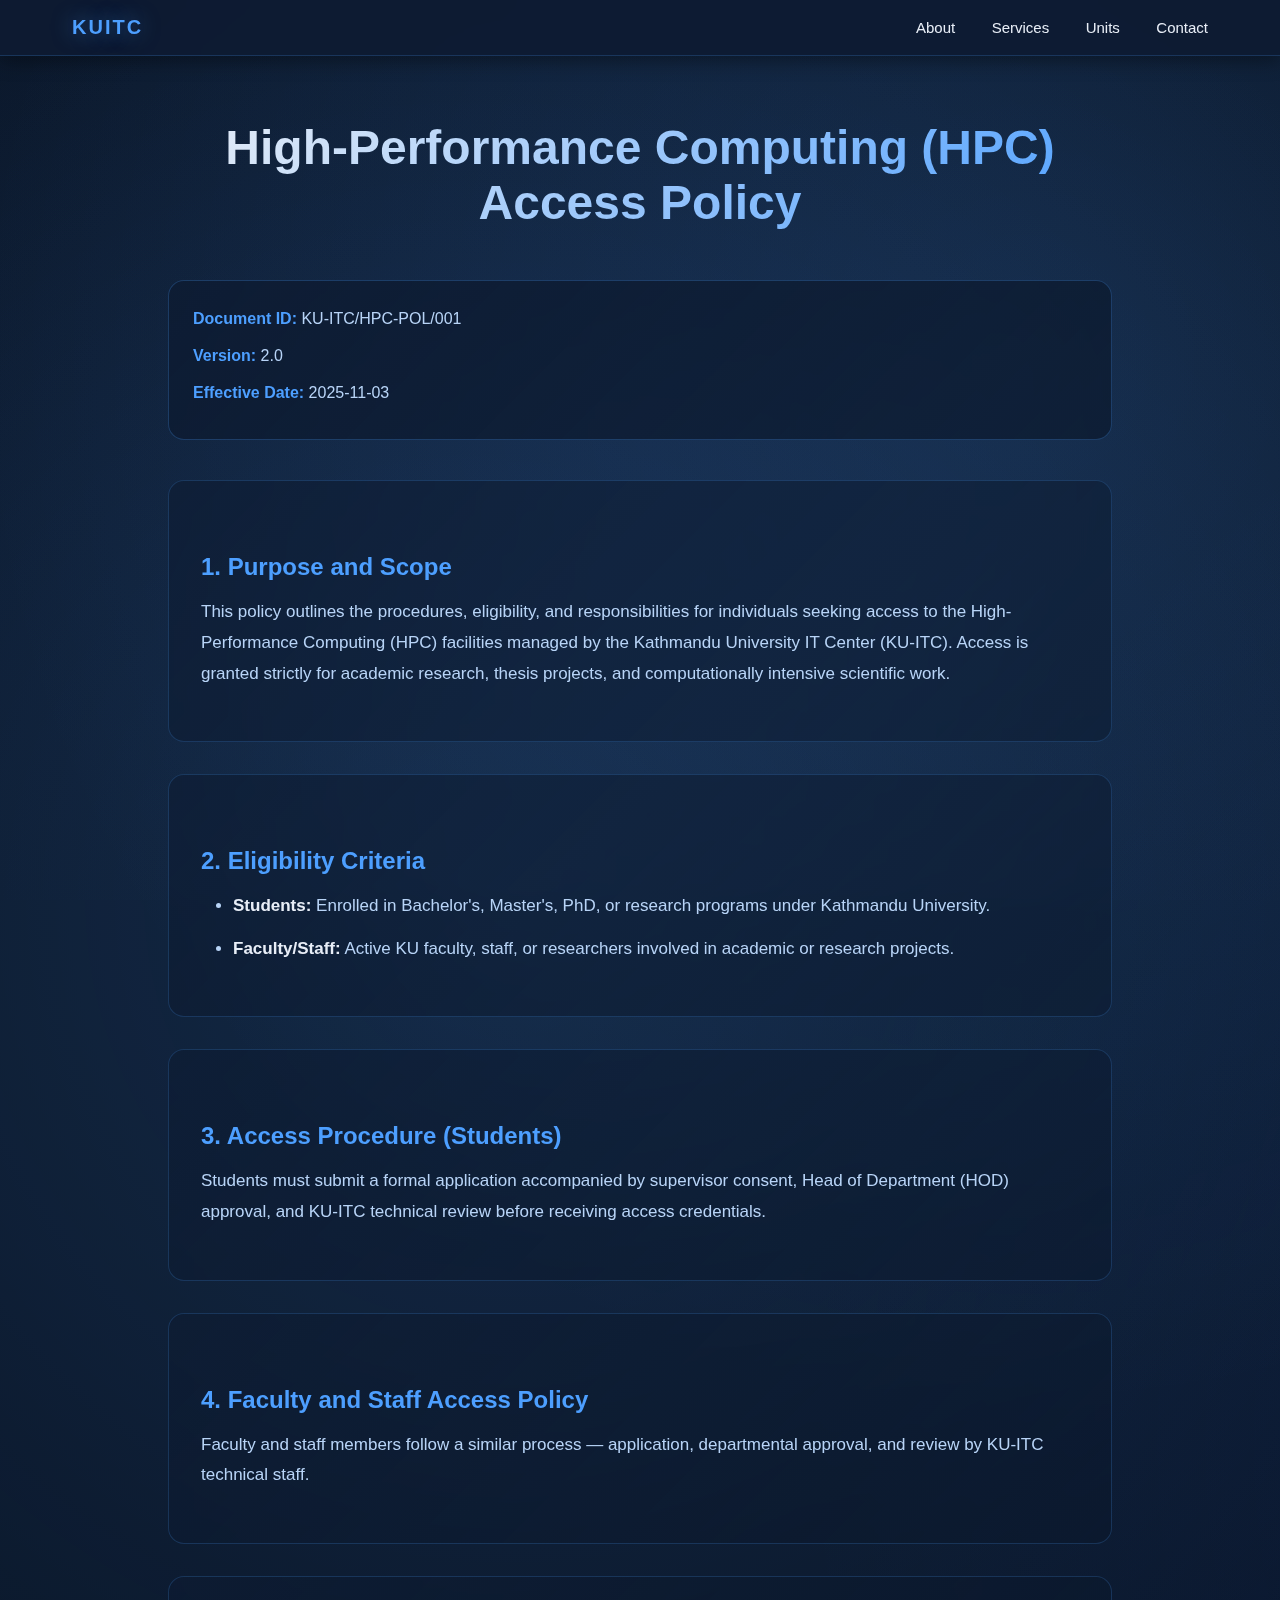
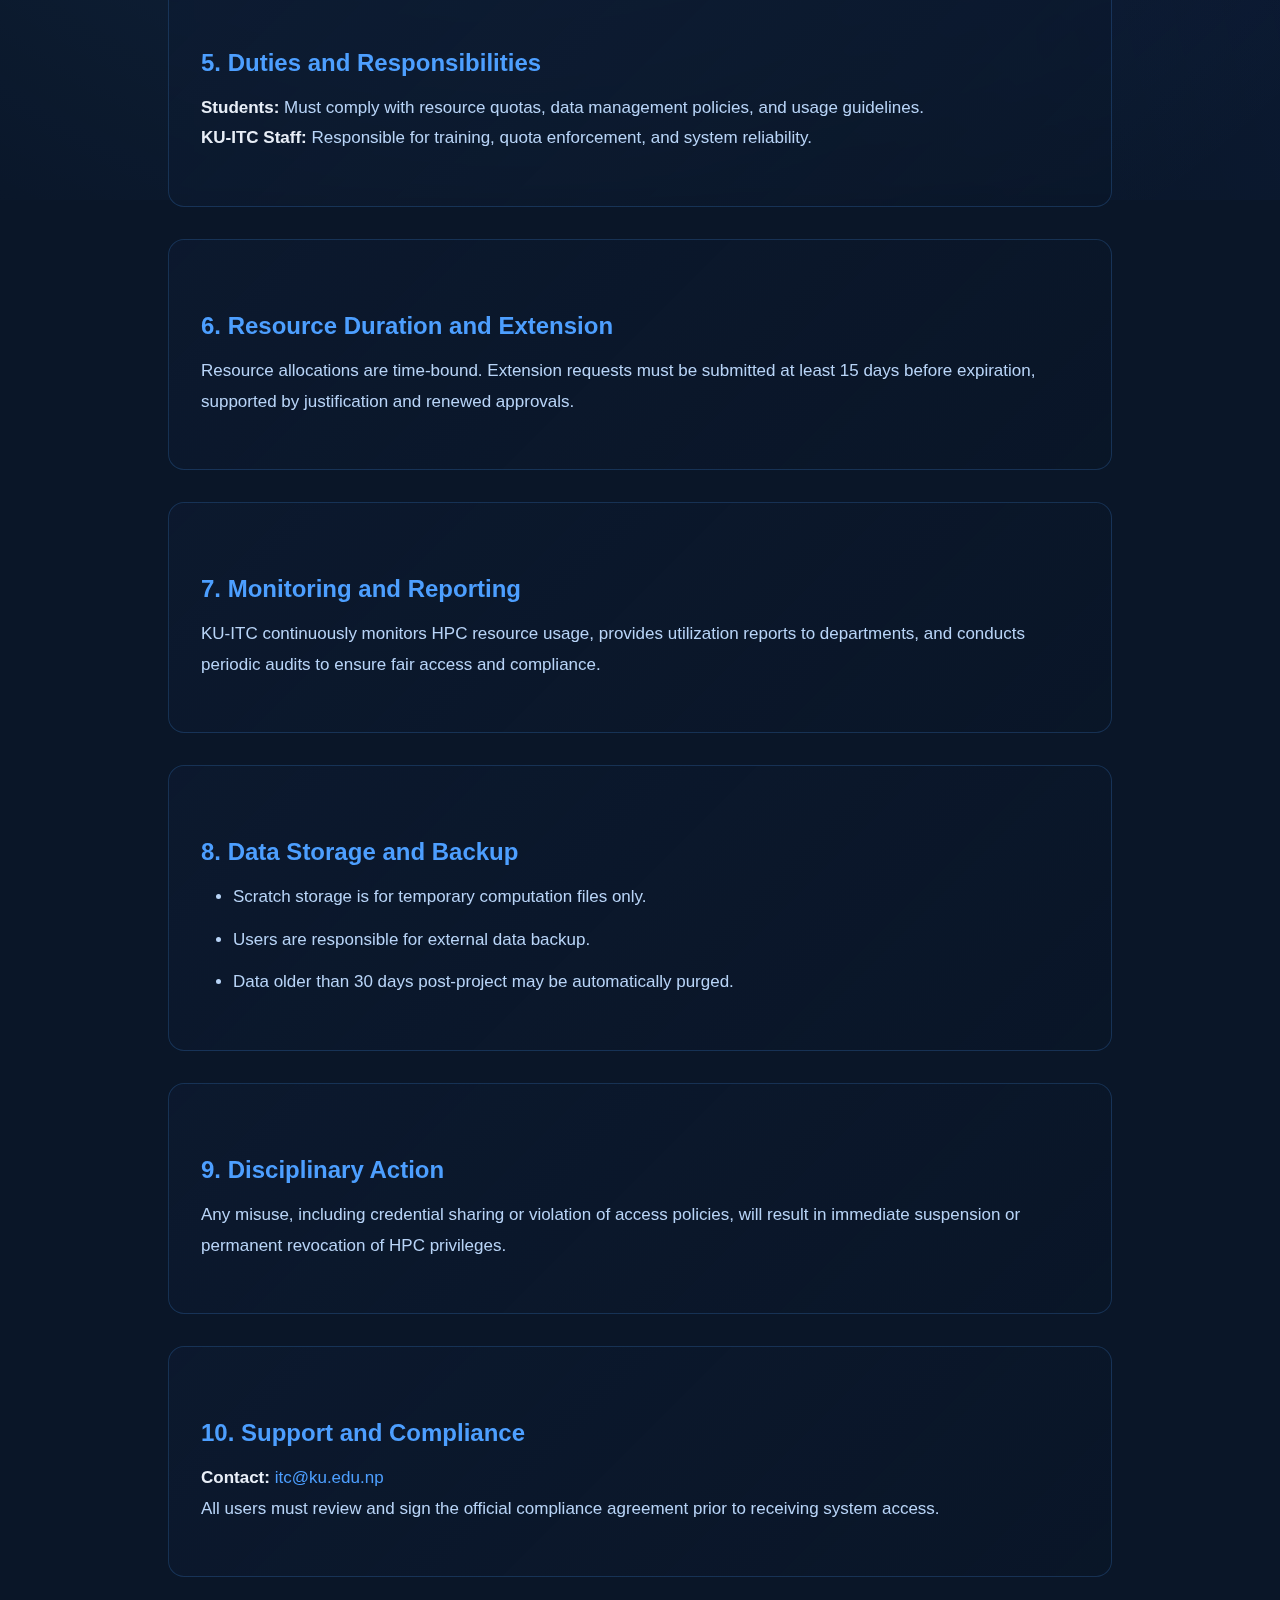
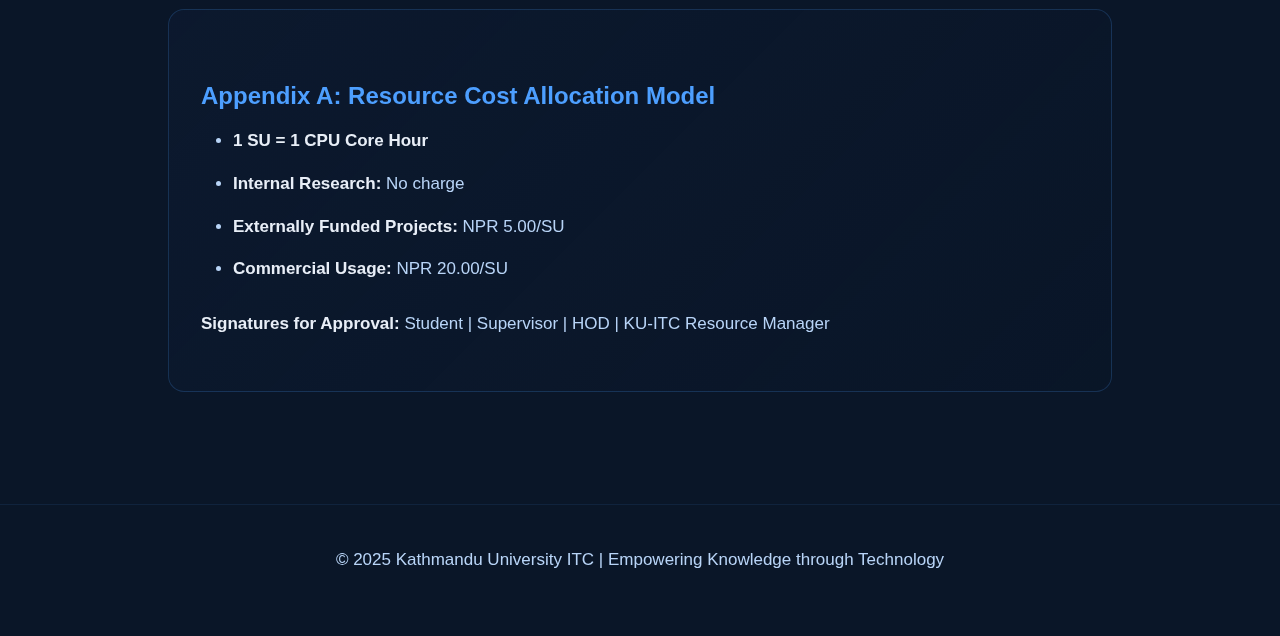
<file: hpc-policy.html>
<!DOCTYPE html>
<html lang="en">
  <head>
    <meta charset="UTF-8" />
    <meta name="viewport" content="width=device-width, initial-scale=1.0" />
    <title>HPC Access Policy | Kathmandu University IT Center</title>
    <style>
      * {
        margin: 0;
        padding: 0;
        box-sizing: border-box;
      }

      body {
        font-family: "Segoe UI", Tahoma, Geneva, Verdana, sans-serif;
        background: #0a1628;
        color: #e8eef7;
        overflow-x: hidden;
      }

      /* Animated Background */
      .bg-animation {
        position: fixed;
        width: 100%;
        height: 100%;
        z-index: 0;
        background: radial-gradient(
          ellipse at center,
          #0d1b32 0%,
          #0a1628 100%
        );
      }

      .bg-animation::before {
        content: "";
        position: absolute;
        width: 200%;
        height: 200%;
        background: radial-gradient(
            circle at 20% 50%,
            rgba(77, 159, 255, 0.15) 0%,
            transparent 50%
          ),
          radial-gradient(
            circle at 80% 80%,
            rgba(41, 98, 255, 0.1) 0%,
            transparent 50%
          ),
          radial-gradient(
            circle at 40% 20%,
            rgba(77, 159, 255, 0.12) 0%,
            transparent 50%
          );
        animation: float 20s ease-in-out infinite;
      }

      @keyframes float {
        0%,
        100% {
          transform: translate(0, 0) rotate(0deg);
        }
        33% {
          transform: translate(30px, -30px) rotate(120deg);
        }
        66% {
          transform: translate(-20px, 20px) rotate(240deg);
        }
      }

      /* Navbar */
      .navbar {
        position: fixed;
        top: 0;
        width: 100%;
        z-index: 1200;
        background: rgba(13, 27, 50, 0.9);
        backdrop-filter: blur(10px);
        border-bottom: 1px solid rgba(77, 159, 255, 0.2);
        box-shadow: 0 4px 20px rgba(0, 0, 0, 0.4);
      }

      .nav-content {
        max-width: 1200px;
        margin: 0 auto;
        display: flex;
        justify-content: space-between;
        align-items: center;
        padding: 16px 32px;
      }

      .logo {
        font-weight: 700;
        font-size: 20px;
        color: #4d9fff;
        text-decoration: none;
        letter-spacing: 2px;
        text-shadow: 0 0 20px rgba(77, 159, 255, 0.5);
      }

      nav a {
        margin-left: 32px;
        text-decoration: none;
        color: #e8eef7;
        font-weight: 500;
        font-size: 15px;
        transition: all 0.3s;
        position: relative;
      }

      nav a::after {
        content: "";
        position: absolute;
        bottom: -5px;
        left: 0;
        width: 0;
        height: 2px;
        background: linear-gradient(90deg, #4d9fff, #2962ff);
        transition: width 0.3s;
      }

      nav a:hover {
        color: #4d9fff;
      }

      nav a:hover::after {
        width: 100%;
      }

      /* Section */
      .section {
        position: relative;
        z-index: 1;
        padding: 120px 10% 80px;
        max-width: 1200px;
        margin: 0 auto;
      }

      h2 {
        font-size: 48px;
        text-align: center;
        margin-bottom: 50px;
        background: linear-gradient(135deg, #e8eef7, #4d9fff);
        -webkit-background-clip: text;
        -webkit-text-fill-color: transparent;
        font-weight: 700;
        animation: fadeInUp 1s ease-out;
      }

      @keyframes fadeInUp {
        from {
          opacity: 0;
          transform: translateY(30px);
        }
        to {
          opacity: 1;
          transform: translateY(0);
        }
      }

      .policy-meta {
        background: linear-gradient(
          135deg,
          rgba(13, 27, 50, 0.8),
          rgba(10, 22, 40, 0.6)
        );
        border: 1px solid rgba(77, 159, 255, 0.25);
        padding: 24px;
        border-radius: 16px;
        margin-bottom: 40px;
        backdrop-filter: blur(10px);
      }

      .policy-meta p {
        color: #b8d4f7;
        margin-bottom: 8px;
        font-size: 16px;
      }

      .policy-meta strong {
        color: #4d9fff;
      }

      h3 {
        color: #4d9fff;
        font-size: 24px;
        margin-top: 40px;
        margin-bottom: 16px;
        font-weight: 600;
      }

      p,
      ul {
        color: #b8d4f7;
        line-height: 1.8;
        font-size: 17px;
        margin-bottom: 20px;
      }

      ul {
        padding-left: 32px;
      }

      ul li {
        margin-bottom: 12px;
      }

      strong {
        color: #e8eef7;
      }

      a {
        color: #4d9fff;
        text-decoration: none;
        transition: all 0.3s;
      }

      a:hover {
        color: #e8eef7;
        text-shadow: 0 0 10px rgba(77, 159, 255, 0.5);
      }

      .content-block {
        background: linear-gradient(
          135deg,
          rgba(13, 27, 50, 0.6),
          rgba(10, 22, 40, 0.4)
        );
        padding: 32px;
        border-radius: 16px;
        border: 1px solid rgba(77, 159, 255, 0.2);
        margin-bottom: 32px;
        backdrop-filter: blur(10px);
        transition: all 0.3s ease;
      }

      .content-block:hover {
        border-color: rgba(77, 159, 255, 0.4);
        transform: translateX(5px);
        box-shadow: 0 5px 20px rgba(77, 159, 255, 0.15);
      }

      /* Footer */
      footer {
        position: relative;
        z-index: 1;
        padding: 40px;
        text-align: center;
        color: #7a9cc6;
        font-size: 14px;
        border-top: 1px solid rgba(77, 159, 255, 0.1);
      }

      footer a {
        color: #4d9fff;
      }

      /* Responsive */
      @media (max-width: 768px) {
        .section {
          padding: 100px 5% 60px;
        }
        nav a {
          margin-left: 16px;
          font-size: 13px;
        }
        h2 {
          font-size: 36px;
        }
        h3 {
          font-size: 20px;
        }
      }
    </style>
  </head>
  <body>
    <div class="bg-animation"></div>

    <!-- Navbar -->
    <header class="navbar">
      <div class="nav-content">
        <a href="index.html" class="logo">KUITC</a>
        <nav>
          <a href="index.html#about">About</a>
          <a href="index.html#services">Services</a>
          <a href="index.html#units">Units</a>
          <a href="index.html#contact">Contact</a>
        </nav>
      </div>
    </header>

    <!-- HPC Policy Content -->
    <section class="section">
      <h2>High-Performance Computing (HPC) Access Policy</h2>

      <div class="policy-meta">
        <p><strong>Document ID:</strong> KU-ITC/HPC-POL/001</p>
        <p><strong>Version:</strong> 2.0</p>
        <p><strong>Effective Date:</strong> 2025-11-03</p>
      </div>

      <div class="content-block">
        <h3>1. Purpose and Scope</h3>
        <p>
          This policy outlines the procedures, eligibility, and responsibilities
          for individuals seeking access to the High-Performance Computing (HPC)
          facilities managed by the Kathmandu University IT Center (KU-ITC).
          Access is granted strictly for academic research, thesis projects, and
          computationally intensive scientific work.
        </p>
      </div>

      <div class="content-block">
        <h3>2. Eligibility Criteria</h3>
        <ul>
          <li>
            <strong>Students:</strong> Enrolled in Bachelor's, Master's, PhD, or
            research programs under Kathmandu University.
          </li>
          <li>
            <strong>Faculty/Staff:</strong> Active KU faculty, staff, or
            researchers involved in academic or research projects.
          </li>
        </ul>
      </div>

      <div class="content-block">
        <h3>3. Access Procedure (Students)</h3>
        <p>
          Students must submit a formal application accompanied by supervisor
          consent, Head of Department (HOD) approval, and KU-ITC technical
          review before receiving access credentials.
        </p>
      </div>

      <div class="content-block">
        <h3>4. Faculty and Staff Access Policy</h3>
        <p>
          Faculty and staff members follow a similar process — application,
          departmental approval, and review by KU-ITC technical staff.
        </p>
      </div>

      <div class="content-block">
        <h3>5. Duties and Responsibilities</h3>
        <p>
          <strong>Students:</strong> Must comply with resource quotas, data
          management policies, and usage guidelines.<br />
          <strong>KU-ITC Staff:</strong> Responsible for training, quota
          enforcement, and system reliability.
        </p>
      </div>

      <div class="content-block">
        <h3>6. Resource Duration and Extension</h3>
        <p>
          Resource allocations are time-bound. Extension requests must be
          submitted at least 15 days before expiration, supported by
          justification and renewed approvals.
        </p>
      </div>

      <div class="content-block">
        <h3>7. Monitoring and Reporting</h3>
        <p>
          KU-ITC continuously monitors HPC resource usage, provides utilization
          reports to departments, and conducts periodic audits to ensure fair
          access and compliance.
        </p>
      </div>

      <div class="content-block">
        <h3>8. Data Storage and Backup</h3>
        <ul>
          <li>Scratch storage is for temporary computation files only.</li>
          <li>Users are responsible for external data backup.</li>
          <li>
            Data older than 30 days post-project may be automatically purged.
          </li>
        </ul>
      </div>

      <div class="content-block">
        <h3>9. Disciplinary Action</h3>
        <p>
          Any misuse, including credential sharing or violation of access
          policies, will result in immediate suspension or permanent revocation
          of HPC privileges.
        </p>
      </div>

      <div class="content-block">
        <h3>10. Support and Compliance</h3>
        <p>
          <strong>Contact:</strong>
          <a href="mailto:itc@ku.edu.np">itc@ku.edu.np</a><br />
          All users must review and sign the official compliance agreement prior
          to receiving system access.
        </p>
      </div>

      <div class="content-block">
        <h3>Appendix A: Resource Cost Allocation Model</h3>
        <ul>
          <li><strong>1 SU = 1 CPU Core Hour</strong></li>
          <li><strong>Internal Research:</strong> No charge</li>
          <li><strong>Externally Funded Projects:</strong> NPR 5.00/SU</li>
          <li><strong>Commercial Usage:</strong> NPR 20.00/SU</li>
        </ul>
        <p style="margin-top: 24px">
          <strong>Signatures for Approval:</strong> Student | Supervisor | HOD |
          KU-ITC Resource Manager
        </p>
      </div>
    </section>

    <!-- Footer -->
    <footer>
      <p>
        © 2025 Kathmandu University ITC | Empowering Knowledge through
        Technology
      </p>
    </footer>
  </body>
</html>
</file>
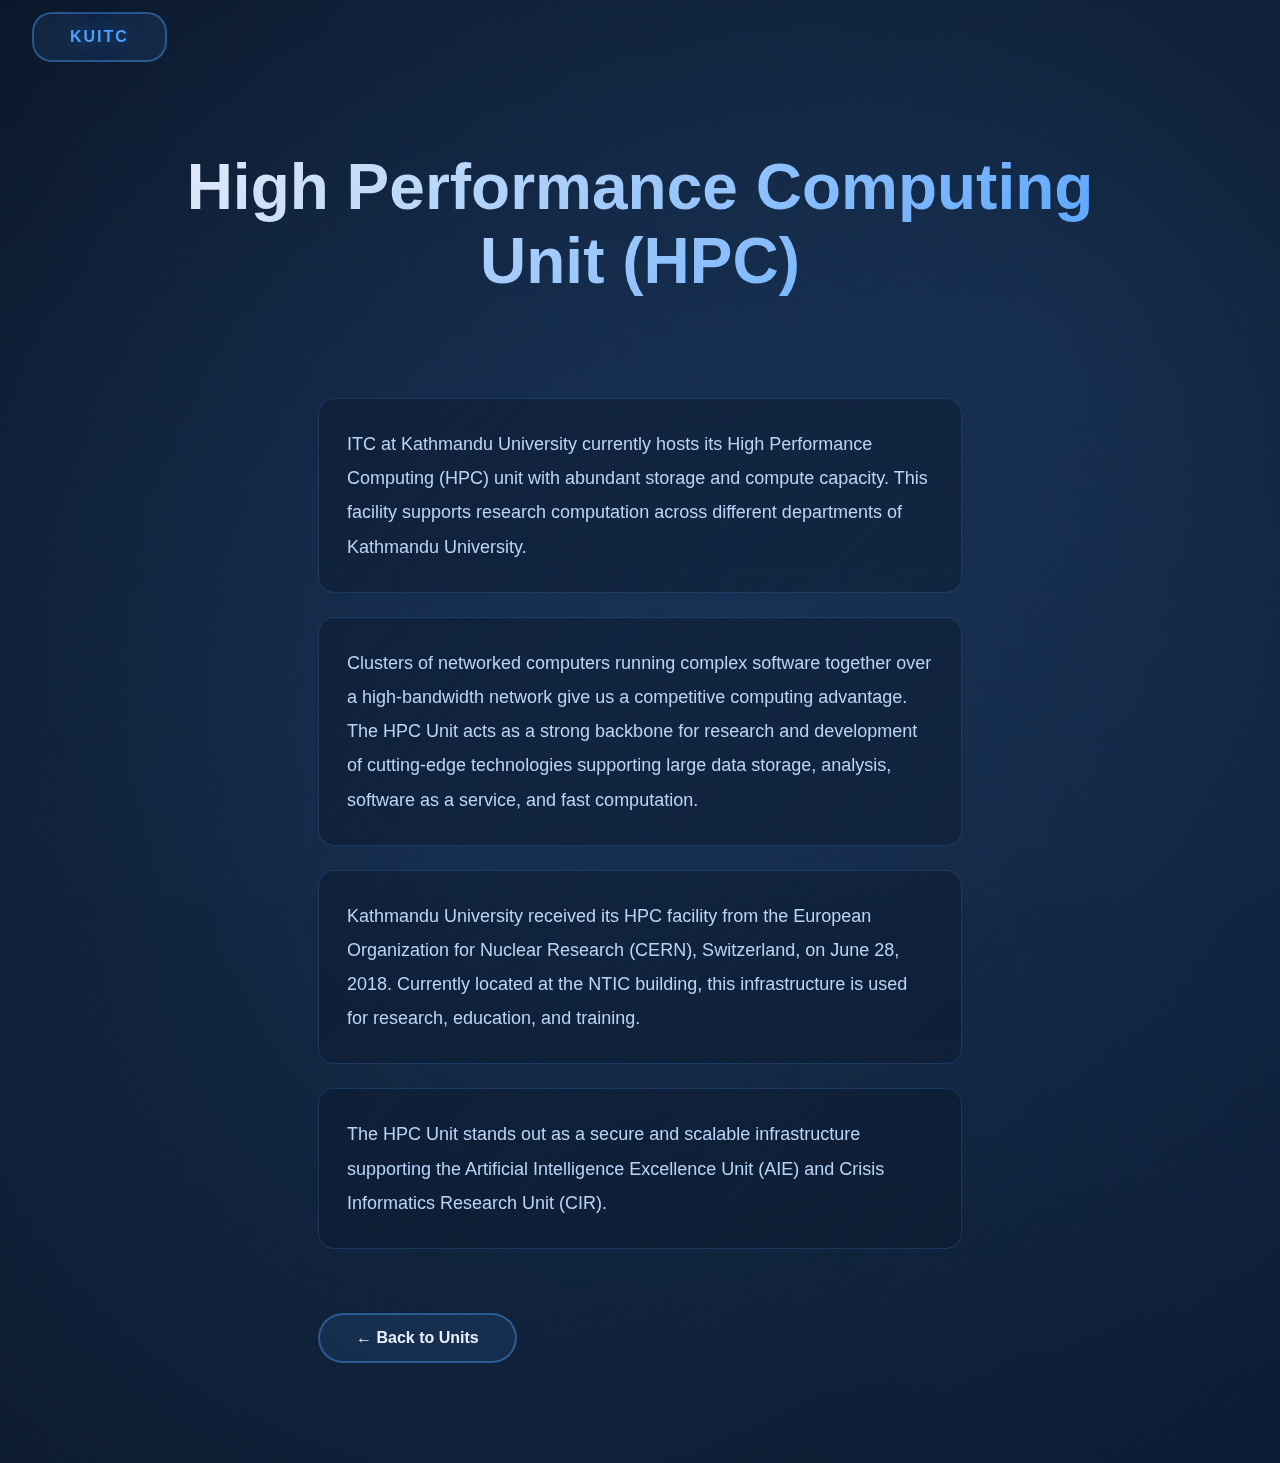
<file: hpc.html>
<!DOCTYPE html>
<html lang="en">
  <head>
    <meta charset="UTF-8" />
    <meta name="viewport" content="width=device-width, initial-scale=1.0" />
    <title>High Performance Computing Unit | KU ITC</title>
    <style>
      * {
        margin: 0;
        padding: 0;
        box-sizing: border-box;
      }

      body {
        font-family: "Segoe UI", Tahoma, Geneva, Verdana, sans-serif;
        background: #0a1628;
        color: #e8eef7;
        overflow-x: hidden;
        min-height: 100vh;
      }

      /* Animated Background */
      .bg-animation {
        position: fixed;
        width: 100%;
        height: 100%;
        z-index: 0;
        background: radial-gradient(
          ellipse at center,
          #0d1b32 0%,
          #0a1628 100%
        );
      }

      .bg-animation::before {
        content: "";
        position: absolute;
        width: 200%;
        height: 200%;
        background: radial-gradient(
            circle at 20% 50%,
            rgba(77, 159, 255, 0.15) 0%,
            transparent 50%
          ),
          radial-gradient(
            circle at 80% 80%,
            rgba(41, 98, 255, 0.1) 0%,
            transparent 50%
          ),
          radial-gradient(
            circle at 40% 20%,
            rgba(77, 159, 255, 0.12) 0%,
            transparent 50%
          );
        animation: float 20s ease-in-out infinite;
      }

      @keyframes float {
        0%,
        100% {
          transform: translate(0, 0) rotate(0deg);
        }
        33% {
          transform: translate(30px, -30px) rotate(120deg);
        }
        66% {
          transform: translate(-20px, 20px) rotate(240deg);
        }
      }

      /* Top Bar */
      .topbar {
        position: fixed;
        top: 0;
        left: 0;
        width: 100%;
        z-index: 1200;
        padding: 12px 32px;
        display: flex;
        justify-content: space-between;
        align-items: center;
      }

      .brand {
        display: inline-block;
        padding: 14px 36px;
        background: rgba(77, 159, 255, 0.1);
        border: 2px solid rgba(77, 159, 255, 0.4);
        border-radius: 20px;
        color: #4d9fff;
        text-decoration: none;
        font-size: 16px;
        font-weight: 700;
        letter-spacing: 2px;
        text-shadow: 0 0 20px rgba(77, 159, 255, 0.5);
        transition: all 0.3s ease;
      }

      .brand:hover {
        border-color: #4d9fff;
        background: rgba(77, 159, 255, 0.2);
        transform: translateY(-3px);
        box-shadow: 0 10px 40px rgba(77, 159, 255, 0.3);
      }

      /* Unit Header */
      .unit-header {
        position: relative;
        z-index: 1;
        padding: 150px 10% 80px;
        text-align: center;
      }

      .unit-header h1 {
        font-size: clamp(36px, 5vw, 64px);
        font-weight: 700;
        margin-bottom: 20px;
        background: linear-gradient(135deg, #e8eef7, #4d9fff);
        -webkit-background-clip: text;
        -webkit-text-fill-color: transparent;
        background-clip: text;
        animation: fadeInUp 1s ease-out;
      }

      @keyframes fadeInUp {
        from {
          opacity: 0;
          transform: translateY(30px);
        }
        to {
          opacity: 1;
          transform: translateY(0);
        }
      }

      /* Unit Content */
      .unit-content {
        position: relative;
        z-index: 1;
        max-width: 900px;
        margin: 0 auto;
        padding: 0 10% 100px;
      }

      .unit-content p {
        color: #b8d4f7;
        line-height: 1.9;
        font-size: 18px;
        margin-bottom: 24px;
        background: linear-gradient(
          135deg,
          rgba(13, 27, 50, 0.6),
          rgba(10, 22, 40, 0.4)
        );
        padding: 28px;
        border-radius: 16px;
        border: 1px solid rgba(77, 159, 255, 0.2);
        backdrop-filter: blur(10px);
        transition: all 0.3s ease;
      }

      .unit-content p:hover {
        border-color: rgba(77, 159, 255, 0.4);
        transform: translateX(5px);
        box-shadow: 0 5px 20px rgba(77, 159, 255, 0.15);
      }

      /* Back Link */
      .back-link {
        display: inline-block;
        margin-top: 40px;
        padding: 14px 36px;
        background: rgba(77, 159, 255, 0.1);
        border: 2px solid rgba(77, 159, 255, 0.4);
        border-radius: 50px;
        color: #e8eef7;
        text-decoration: none;
        font-size: 16px;
        font-weight: 600;
        transition: all 0.3s ease;
      }

      .back-link:hover {
        border-color: #4d9fff;
        background: rgba(77, 159, 255, 0.2);
        transform: translateY(-3px);
        box-shadow: 0 10px 40px rgba(77, 159, 255, 0.3);
      }

      /* Responsive */
      @media (max-width: 768px) {
        .unit-header {
          padding: 120px 5% 60px;
        }
        .unit-content {
          padding: 0 5% 80px;
        }
        .unit-content p {
          font-size: 16px;
          padding: 20px;
        }
      }
    </style>
  </head>
  <body>
    <div class="bg-animation"></div>

    <div class="topbar">
      <a class="brand" href="index.html">KUITC</a>
    </div>

    <section class="unit-header">
      <h1>High Performance Computing Unit (HPC)</h1>
    </section>

    <section class="unit-content">
      <p>
        ITC at Kathmandu University currently hosts its High Performance
        Computing (HPC) unit with abundant storage and compute capacity. This
        facility supports research computation across different departments of
        Kathmandu University.
      </p>
      <p>
        Clusters of networked computers running complex software together over a
        high-bandwidth network give us a competitive computing advantage. The
        HPC Unit acts as a strong backbone for research and development of
        cutting-edge technologies supporting large data storage, analysis,
        software as a service, and fast computation.
      </p>
      <p>
        Kathmandu University received its HPC facility from the European
        Organization for Nuclear Research (CERN), Switzerland, on June 28, 2018.
        Currently located at the NTIC building, this infrastructure is used for
        research, education, and training.
      </p>
      <p>
        The HPC Unit stands out as a secure and scalable infrastructure
        supporting the Artificial Intelligence Excellence Unit (AIE) and Crisis
        Informatics Research Unit (CIR).
      </p>
      <a href="index.html#units" class="back-link">← Back to Units</a>
    </section>
  </body>
</html>
</file>
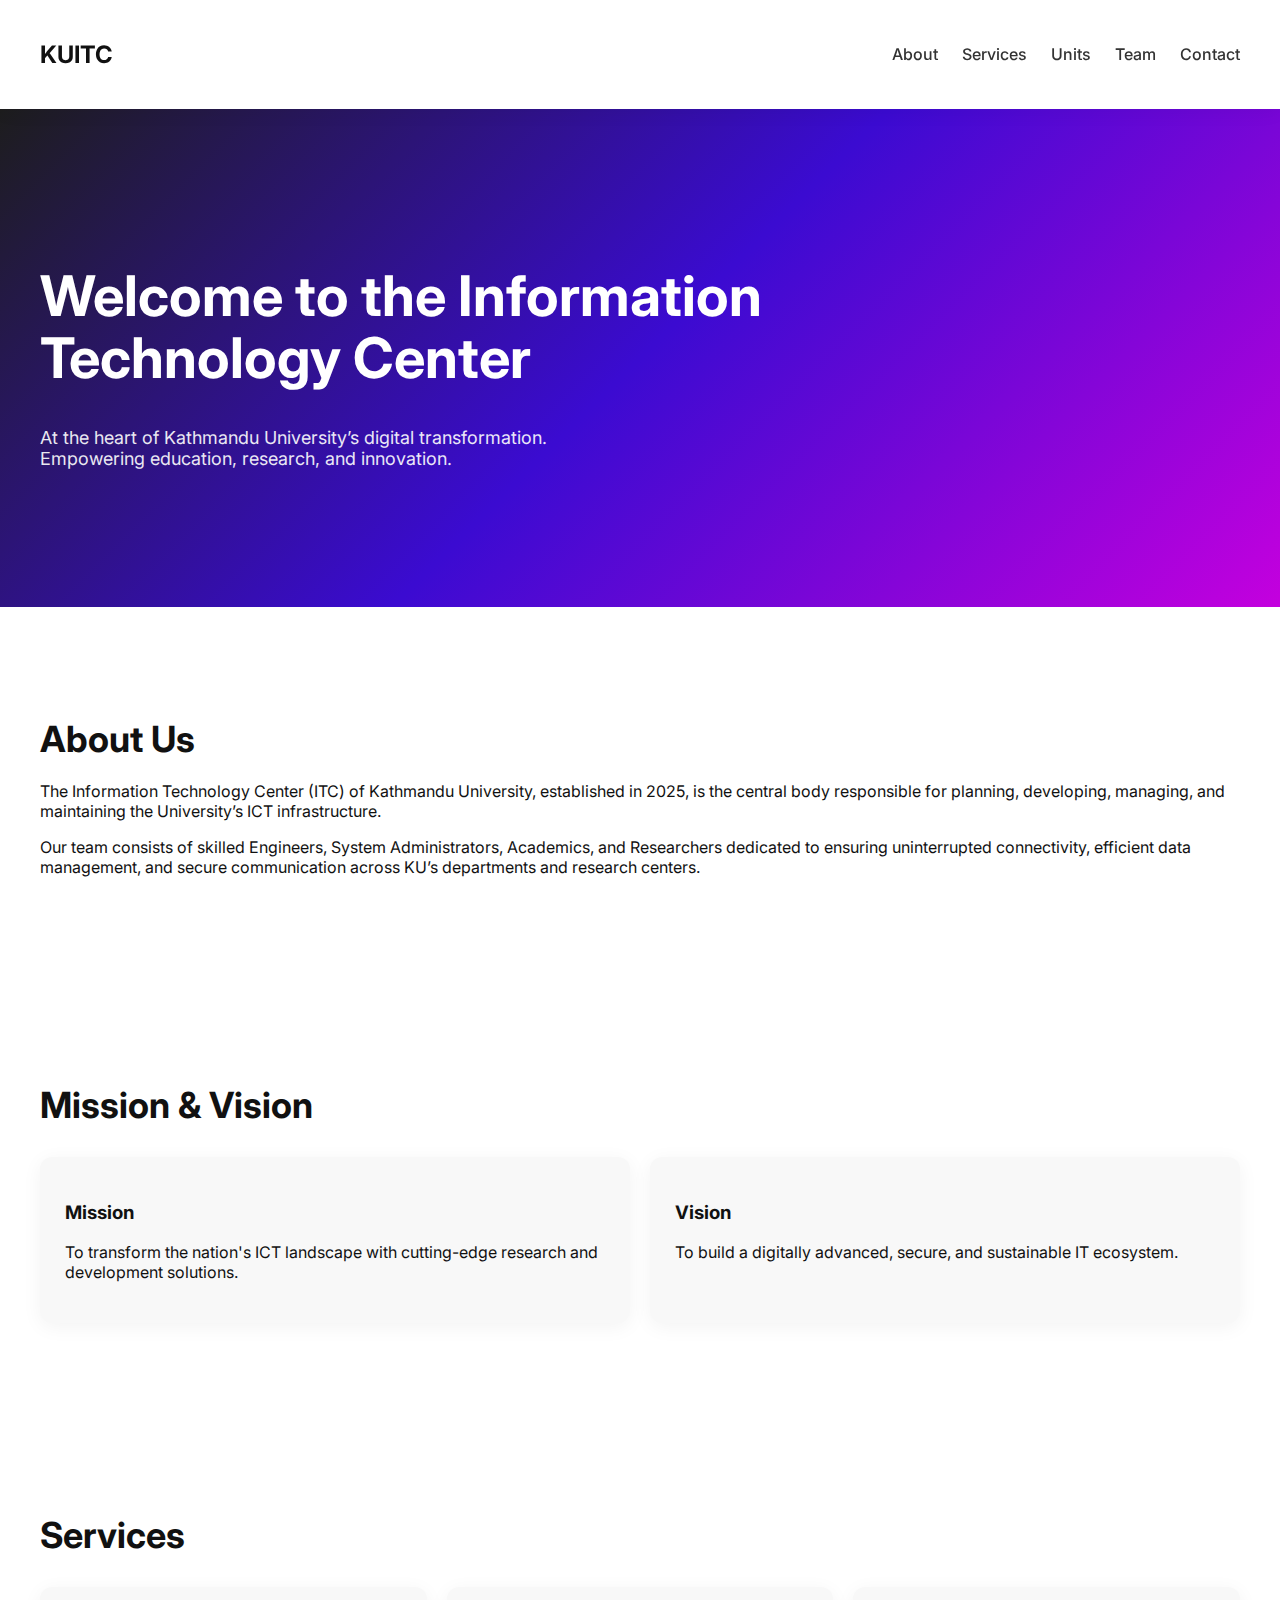
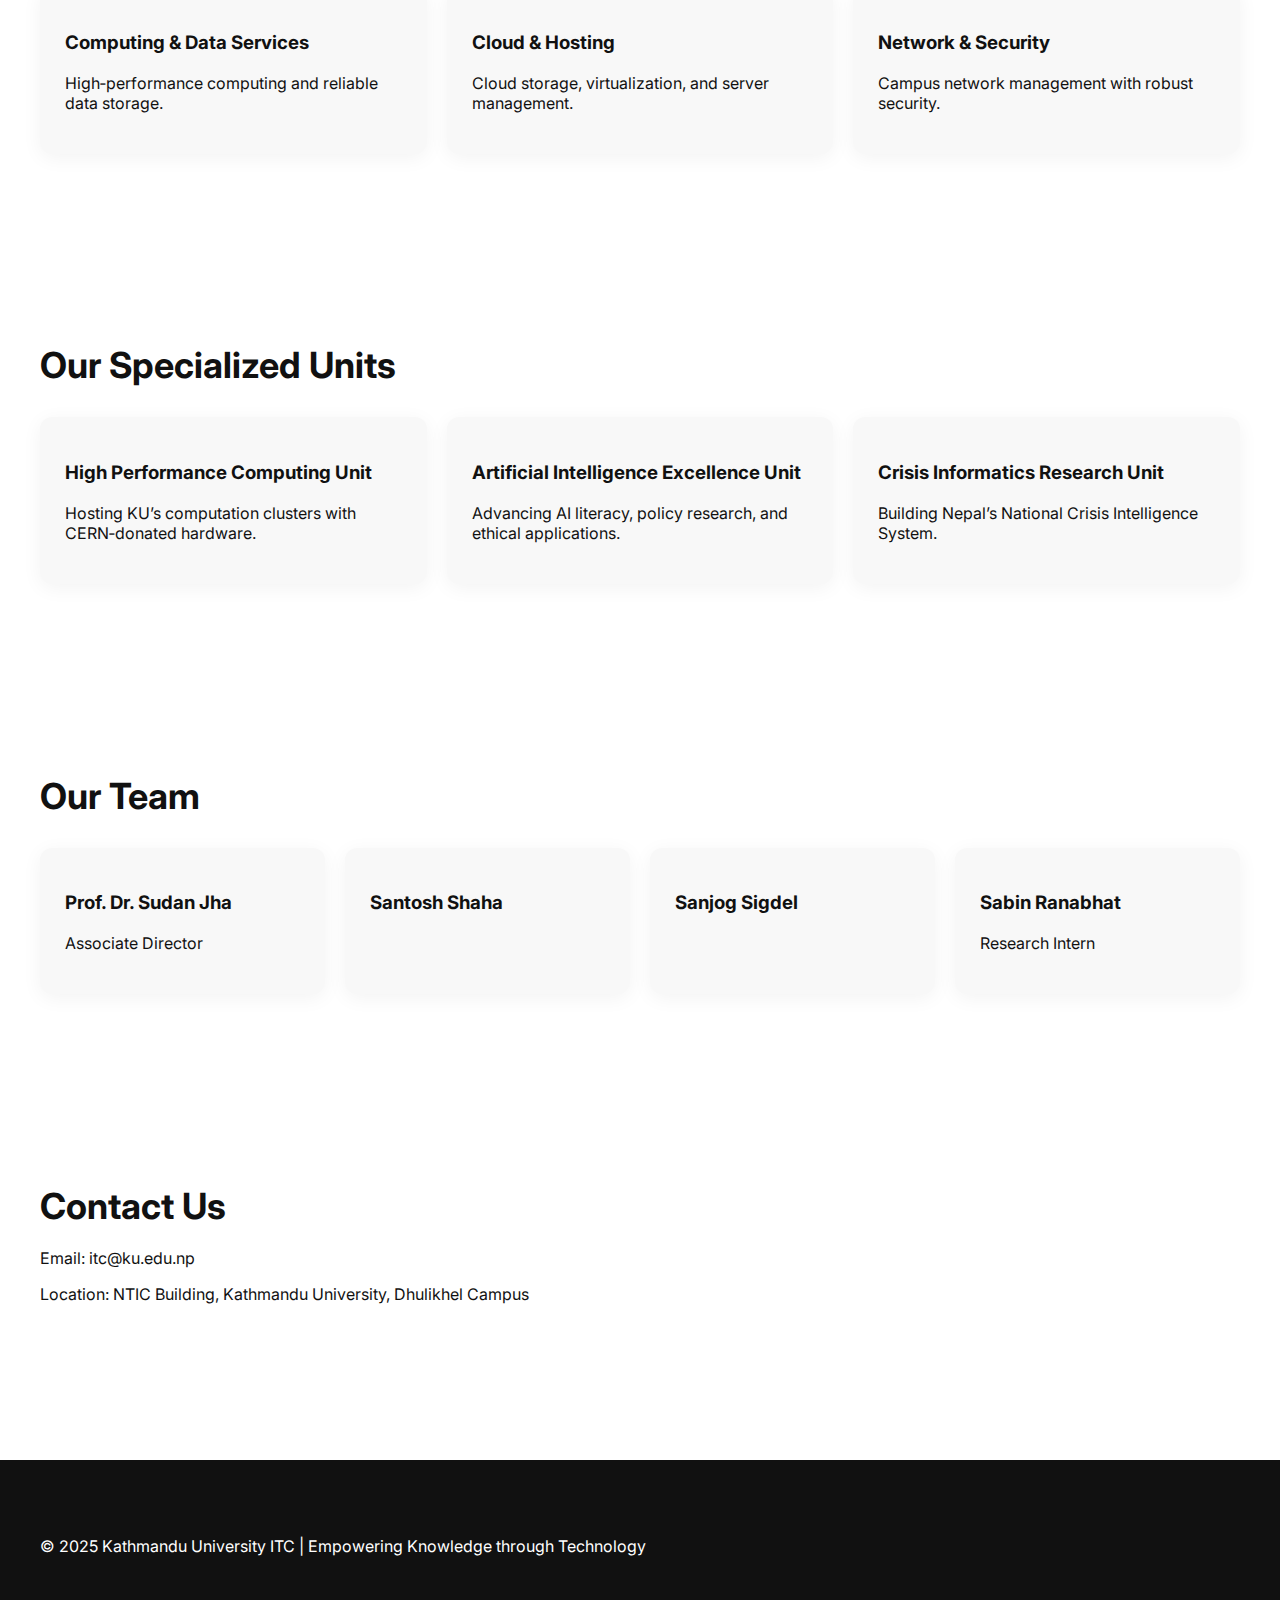
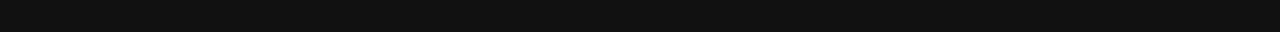
<file: notices.html>
<!DOCTYPE html>
<html lang="en">
  <head>
    <meta charset="UTF-8" />
    <meta name="viewport" content="width=device-width, initial-scale=1.0" />
    <title>Kathmandu University ITC</title>
    <link rel="preconnect" href="https://fonts.googleapis.com" />
    <link rel="preconnect" href="https://fonts.gstatic.com" crossorigin />
    <link
      href="https://fonts.googleapis.com/css2?family=Inter:wght@300;400;600;700&display=swap"
      rel="stylesheet"
    />
    <style>
      body {
        margin: 0;
        font-family: "Inter", sans-serif;
        background: #ffffff;
        color: #111;
      }
      header {
        display: flex;
        justify-content: space-between;
        align-items: center;
        padding: 20px 40px;
        background: #fff;
        box-shadow: 0 2px 20px rgba(0, 0, 0, 0.05);
        position: sticky;
        top: 0;
        z-index: 10;
      }
      nav a {
        margin-left: 20px;
        text-decoration: none;
        color: #333;
        font-weight: 500;
      }
      .hero {
        padding: 120px 40px;
        background: linear-gradient(135deg, #1d1d1d, #3b0bd1, #c400de);
        color: white;
        text-align: left;
      }
      .hero h1 {
        font-size: 56px;
        font-weight: 700;
        max-width: 800px;
        line-height: 1.1;
      }
      .hero p {
        font-size: 18px;
        max-width: 600px;
        margin-top: 20px;
        opacity: 0.9;
      }
      section {
        padding: 80px 40px;
      }
      .section-title {
        font-size: 36px;
        font-weight: 700;
        margin-bottom: 20px;
      }
      .cards {
        display: grid;
        grid-template-columns: repeat(auto-fit, minmax(260px, 1fr));
        gap: 20px;
        margin-top: 30px;
      }
      .card {
        padding: 25px;
        border-radius: 12px;
        background: #f8f8f8;
        box-shadow: 0 4px 20px rgba(0, 0, 0, 0.05);
        transition: 0.3s;
      }
      .card:hover {
        transform: translateY(-5px);
        box-shadow: 0 6px 25px rgba(0, 0, 0, 0.1);
      }
      footer {
        background: #111;
        color: white;
        padding: 60px 40px;
        margin-top: 60px;
      }
    </style>
  </head>
  <body>
    <header>
      <h2>KUITC</h2>
      <nav>
        <a href="#about">About</a>
        <a href="#services">Services</a>
        <a href="#units">Units</a>
        <a href="#team">Team</a>
        <a href="#contact">Contact</a>
      </nav>
    </header>

    <section class="hero">
      <h1>Welcome to the Information Technology Center</h1>
      <p>
        At the heart of Kathmandu University’s digital transformation.
        Empowering education, research, and innovation.
      </p>
    </section>

    <section id="about">
      <h2 class="section-title">About Us</h2>
      <p>
        The Information Technology Center (ITC) of Kathmandu University,
        established in 2025, is the central body responsible for planning,
        developing, managing, and maintaining the University’s ICT
        infrastructure.
      </p>
      <p>
        Our team consists of skilled Engineers, System Administrators,
        Academics, and Researchers dedicated to ensuring uninterrupted
        connectivity, efficient data management, and secure communication across
        KU’s departments and research centers.
      </p>
    </section>

    <section>
      <h2 class="section-title">Mission & Vision</h2>
      <div class="cards">
        <div class="card">
          <h3>Mission</h3>
          <p>
            To transform the nation's ICT landscape with cutting-edge research
            and development solutions.
          </p>
        </div>
        <div class="card">
          <h3>Vision</h3>
          <p>
            To build a digitally advanced, secure, and sustainable IT ecosystem.
          </p>
        </div>
      </div>
    </section>

    <section id="services">
      <h2 class="section-title">Services</h2>
      <div class="cards">
        <div class="card">
          <h3>Computing & Data Services</h3>
          <p>High‑performance computing and reliable data storage.</p>
        </div>
        <div class="card">
          <h3>Cloud & Hosting</h3>
          <p>Cloud storage, virtualization, and server management.</p>
        </div>
        <div class="card">
          <h3>Network & Security</h3>
          <p>Campus network management with robust security.</p>
        </div>
      </div>
    </section>

    <section id="units">
      <h2 class="section-title">Our Specialized Units</h2>
      <div class="cards">
        <div class="card">
          <h3>High Performance Computing Unit</h3>
          <p>Hosting KU’s computation clusters with CERN‑donated hardware.</p>
        </div>
        <div class="card">
          <h3>Artificial Intelligence Excellence Unit</h3>
          <p>
            Advancing AI literacy, policy research, and ethical applications.
          </p>
        </div>
        <div class="card">
          <h3>Crisis Informatics Research Unit</h3>
          <p>Building Nepal’s National Crisis Intelligence System.</p>
        </div>
      </div>
    </section>

    <section id="team">
      <h2 class="section-title">Our Team</h2>
      <div class="cards">
        <div class="card">
          <h3>Prof. Dr. Sudan Jha</h3>
          <p>Associate Director</p>
        </div>
        <div class="card"><h3>Santosh Shaha</h3></div>
        <div class="card"><h3>Sanjog Sigdel</h3></div>
        <div class="card">
          <h3>Sabin Ranabhat</h3>
          <p>Research Intern</p>
        </div>
      </div>
    </section>

    <section id="contact">
      <h2 class="section-title">Contact Us</h2>
      <p>Email: itc@ku.edu.np</p>
      <p>Location: NTIC Building, Kathmandu University, Dhulikhel Campus</p>
    </section>

    <footer>
      <p>
        © 2025 Kathmandu University ITC | Empowering Knowledge through
        Technology
      </p>
    </footer>
  </body>
</html>
</file>
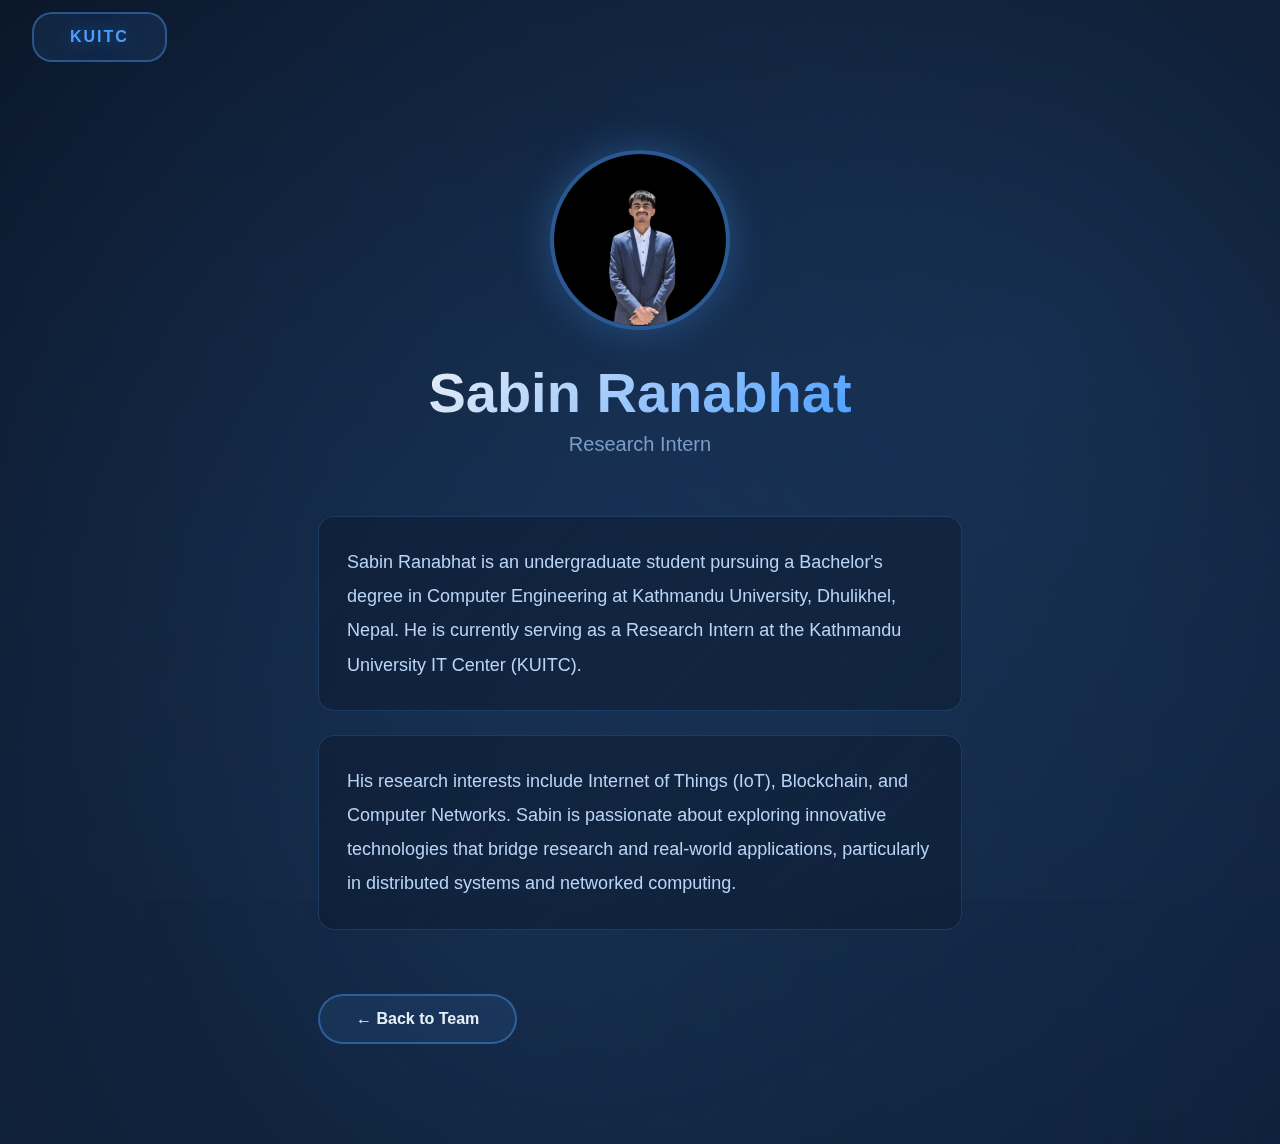
<file: sabin.html>
<!DOCTYPE html>
<html lang="en">
  <head>
    <meta charset="UTF-8" />
    <meta name="viewport" content="width=device-width, initial-scale=1.0" />
    <title>Sabin Ranabhat | KU IT Center</title>
    <style>
      * {
        margin: 0;
        padding: 0;
        box-sizing: border-box;
      }

      body {
        font-family: "Segoe UI", Tahoma, Geneva, Verdana, sans-serif;
        background: #0a1628;
        color: #e8eef7;
        overflow-x: hidden;
        min-height: 100vh;
      }

      /* Animated Background */
      .bg-animation {
        position: fixed;
        width: 100%;
        height: 100%;
        z-index: 0;
        background: radial-gradient(
          ellipse at center,
          #0d1b32 0%,
          #0a1628 100%
        );
      }

      .bg-animation::before {
        content: "";
        position: absolute;
        width: 200%;
        height: 200%;
        background: radial-gradient(
            circle at 20% 50%,
            rgba(77, 159, 255, 0.15) 0%,
            transparent 50%
          ),
          radial-gradient(
            circle at 80% 80%,
            rgba(41, 98, 255, 0.1) 0%,
            transparent 50%
          ),
          radial-gradient(
            circle at 40% 20%,
            rgba(77, 159, 255, 0.12) 0%,
            transparent 50%
          );
        animation: float 20s ease-in-out infinite;
      }

      @keyframes float {
        0%,
        100% {
          transform: translate(0, 0) rotate(0deg);
        }
        33% {
          transform: translate(30px, -30px) rotate(120deg);
        }
        66% {
          transform: translate(-20px, 20px) rotate(240deg);
        }
      }

      /* Top Bar */
      .topbar {
        position: fixed;
        top: 0;
        left: 0;
        width: 100%;
        z-index: 1200;
        padding: 12px 32px;
        display: flex;
        justify-content: space-between;
        align-items: center;
      }

      .brand {
        display: inline-block;
        padding: 14px 36px;
        background: rgba(77, 159, 255, 0.1);
        border: 2px solid rgba(77, 159, 255, 0.4);
        border-radius: 20px;
        color: #4d9fff;
        text-decoration: none;
        font-size: 16px;
        font-weight: 700;
        letter-spacing: 2px;
        text-shadow: 0 0 20px rgba(77, 159, 255, 0.5);
        transition: all 0.3s ease;
      }

      .brand:hover {
        border-color: #4d9fff;
        background: rgba(77, 159, 255, 0.2);
        transform: translateY(-3px);
        box-shadow: 0 10px 40px rgba(77, 159, 255, 0.3);
      }

      /* Unit Header */
      .unit-header {
        position: relative;
        z-index: 1;
        padding: 150px 10% 60px;
        display: flex;
        flex-direction: column;
        align-items: center;
        gap: 30px;
        animation: fadeInUp 1s ease-out;
      }

      @keyframes fadeInUp {
        from {
          opacity: 0;
          transform: translateY(30px);
        }
        to {
          opacity: 1;
          transform: translateY(0);
        }
      }

      .bio-photo {
        width: 180px;
        height: 180px;
        border-radius: 50%;
        object-fit: cover;
        border: 4px solid rgba(77, 159, 255, 0.4);
        box-shadow: 0 0 40px rgba(77, 159, 255, 0.3);
        transition: all 0.3s ease;
      }

      .bio-photo:hover {
        border-color: #4d9fff;
        box-shadow: 0 0 60px rgba(77, 159, 255, 0.5);
        transform: scale(1.05);
      }

      .unit-header h1 {
        font-size: clamp(32px, 5vw, 56px);
        font-weight: 700;
        margin-bottom: 8px;
        background: linear-gradient(135deg, #e8eef7, #4d9fff);
        -webkit-background-clip: text;
        -webkit-text-fill-color: transparent;
        background-clip: text;
      }

      .unit-header p {
        font-size: 20px;
        color: #7a9cc6;
        font-weight: 500;
      }

      /* Unit Content */
      .unit-content {
        position: relative;
        z-index: 1;
        max-width: 900px;
        margin: 0 auto;
        padding: 0 10% 100px;
      }

      .unit-content p {
        color: #b8d4f7;
        line-height: 1.9;
        font-size: 18px;
        margin-bottom: 24px;
        background: linear-gradient(
          135deg,
          rgba(13, 27, 50, 0.6),
          rgba(10, 22, 40, 0.4)
        );
        padding: 28px;
        border-radius: 16px;
        border: 1px solid rgba(77, 159, 255, 0.2);
        backdrop-filter: blur(10px);
        transition: all 0.3s ease;
      }

      .unit-content p:hover {
        border-color: rgba(77, 159, 255, 0.4);
        transform: translateX(5px);
        box-shadow: 0 5px 20px rgba(77, 159, 255, 0.15);
      }

      /* Back Link */
      .back-link {
        display: inline-block;
        margin-top: 40px;
        padding: 14px 36px;
        background: rgba(77, 159, 255, 0.1);
        border: 2px solid rgba(77, 159, 255, 0.4);
        border-radius: 50px;
        color: #e8eef7;
        text-decoration: none;
        font-size: 16px;
        font-weight: 600;
        transition: all 0.3s ease;
      }

      .back-link:hover {
        border-color: #4d9fff;
        background: rgba(77, 159, 255, 0.2);
        transform: translateY(-3px);
        box-shadow: 0 10px 40px rgba(77, 159, 255, 0.3);
      }

      /* Responsive */
      @media (max-width: 768px) {
        .unit-header {
          padding: 120px 5% 40px;
        }
        .bio-photo {
          width: 140px;
          height: 140px;
        }
        .unit-content {
          padding: 0 5% 80px;
        }
        .unit-content p {
          font-size: 16px;
          padding: 20px;
        }
      }
    </style>
  </head>
  <body>
    <div class="bg-animation"></div>

    <div class="topbar">
      <a class="brand" href="index.html">KUITC</a>
    </div>

    <section class="unit-header">
      <img src="assets/sabin.png" alt="Sabin Ranabhat" class="bio-photo" />
      <div style="text-align: center">
        <h1>Sabin Ranabhat</h1>
        <p>Research Intern</p>
      </div>
    </section>

    <section class="unit-content">
      <p>
        Sabin Ranabhat is an undergraduate student pursuing a Bachelor's degree
        in Computer Engineering at Kathmandu University, Dhulikhel, Nepal. He is
        currently serving as a Research Intern at the Kathmandu University IT
        Center (KUITC).
      </p>
      <p>
        His research interests include Internet of Things (IoT), Blockchain, and
        Computer Networks. Sabin is passionate about exploring innovative
        technologies that bridge research and real-world applications,
        particularly in distributed systems and networked computing.
      </p>
      <a href="index.html#team" class="back-link">← Back to Team</a>
    </section>
  </body>
</html>
</file>
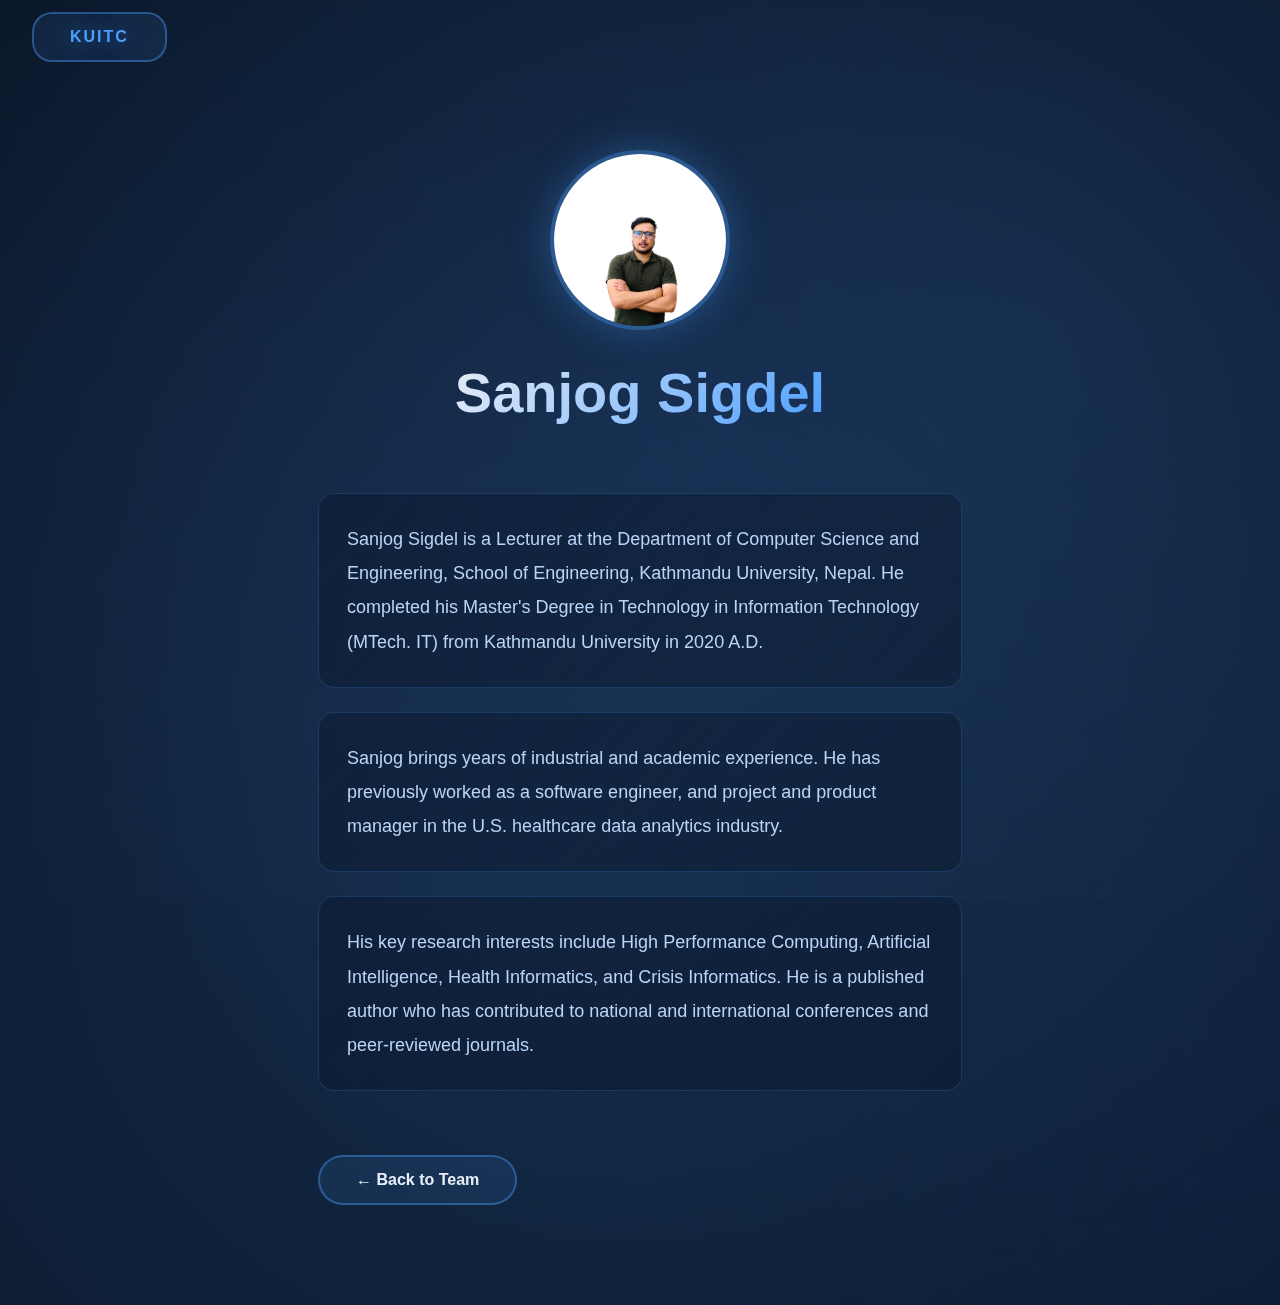
<file: sanjog.html>
<!DOCTYPE html>
<html lang="en">
  <head>
    <meta charset="UTF-8" />
    <meta name="viewport" content="width=device-width, initial-scale=1.0" />
    <title>Sabin Ranabhat | KU IT Center</title>
    <style>
      * {
        margin: 0;
        padding: 0;
        box-sizing: border-box;
      }

      body {
        font-family: "Segoe UI", Tahoma, Geneva, Verdana, sans-serif;
        background: #0a1628;
        color: #e8eef7;
        overflow-x: hidden;
        min-height: 100vh;
      }

      /* Animated Background */
      .bg-animation {
        position: fixed;
        width: 100%;
        height: 100%;
        z-index: 0;
        background: radial-gradient(
          ellipse at center,
          #0d1b32 0%,
          #0a1628 100%
        );
      }

      .bg-animation::before {
        content: "";
        position: absolute;
        width: 200%;
        height: 200%;
        background: radial-gradient(
            circle at 20% 50%,
            rgba(77, 159, 255, 0.15) 0%,
            transparent 50%
          ),
          radial-gradient(
            circle at 80% 80%,
            rgba(41, 98, 255, 0.1) 0%,
            transparent 50%
          ),
          radial-gradient(
            circle at 40% 20%,
            rgba(77, 159, 255, 0.12) 0%,
            transparent 50%
          );
        animation: float 20s ease-in-out infinite;
      }

      @keyframes float {
        0%,
        100% {
          transform: translate(0, 0) rotate(0deg);
        }
        33% {
          transform: translate(30px, -30px) rotate(120deg);
        }
        66% {
          transform: translate(-20px, 20px) rotate(240deg);
        }
      }

      /* Top Bar */
      .topbar {
        position: fixed;
        top: 0;
        left: 0;
        width: 100%;
        z-index: 1200;
        padding: 12px 32px;
        display: flex;
        justify-content: space-between;
        align-items: center;
      }

      .brand {
        display: inline-block;
        padding: 14px 36px;
        background: rgba(77, 159, 255, 0.1);
        border: 2px solid rgba(77, 159, 255, 0.4);
        border-radius: 20px;
        color: #4d9fff;
        text-decoration: none;
        font-size: 16px;
        font-weight: 700;
        letter-spacing: 2px;
        text-shadow: 0 0 20px rgba(77, 159, 255, 0.5);
        transition: all 0.3s ease;
      }

      .brand:hover {
        border-color: #4d9fff;
        background: rgba(77, 159, 255, 0.2);
        transform: translateY(-3px);
        box-shadow: 0 10px 40px rgba(77, 159, 255, 0.3);
      }

      /* Unit Header */
      .unit-header {
        position: relative;
        z-index: 1;
        padding: 150px 10% 60px;
        display: flex;
        flex-direction: column;
        align-items: center;
        gap: 30px;
        animation: fadeInUp 1s ease-out;
      }

      @keyframes fadeInUp {
        from {
          opacity: 0;
          transform: translateY(30px);
        }
        to {
          opacity: 1;
          transform: translateY(0);
        }
      }

      .bio-photo {
        width: 180px;
        height: 180px;
        border-radius: 50%;
        object-fit: cover;
        border: 4px solid rgba(77, 159, 255, 0.4);
        box-shadow: 0 0 40px rgba(77, 159, 255, 0.3);
        transition: all 0.3s ease;
      }

      .bio-photo:hover {
        border-color: #4d9fff;
        box-shadow: 0 0 60px rgba(77, 159, 255, 0.5);
        transform: scale(1.05);
      }

      .unit-header h1 {
        font-size: clamp(32px, 5vw, 56px);
        font-weight: 700;
        margin-bottom: 8px;
        background: linear-gradient(135deg, #e8eef7, #4d9fff);
        -webkit-background-clip: text;
        -webkit-text-fill-color: transparent;
        background-clip: text;
      }

      .unit-header p {
        font-size: 20px;
        color: #7a9cc6;
        font-weight: 500;
      }

      /* Unit Content */
      .unit-content {
        position: relative;
        z-index: 1;
        max-width: 900px;
        margin: 0 auto;
        padding: 0 10% 100px;
      }

      .unit-content p {
        color: #b8d4f7;
        line-height: 1.9;
        font-size: 18px;
        margin-bottom: 24px;
        background: linear-gradient(
          135deg,
          rgba(13, 27, 50, 0.6),
          rgba(10, 22, 40, 0.4)
        );
        padding: 28px;
        border-radius: 16px;
        border: 1px solid rgba(77, 159, 255, 0.2);
        backdrop-filter: blur(10px);
        transition: all 0.3s ease;
      }

      .unit-content p:hover {
        border-color: rgba(77, 159, 255, 0.4);
        transform: translateX(5px);
        box-shadow: 0 5px 20px rgba(77, 159, 255, 0.15);
      }

      /* Back Link */
      .back-link {
        display: inline-block;
        margin-top: 40px;
        padding: 14px 36px;
        background: rgba(77, 159, 255, 0.1);
        border: 2px solid rgba(77, 159, 255, 0.4);
        border-radius: 50px;
        color: #e8eef7;
        text-decoration: none;
        font-size: 16px;
        font-weight: 600;
        transition: all 0.3s ease;
      }

      .back-link:hover {
        border-color: #4d9fff;
        background: rgba(77, 159, 255, 0.2);
        transform: translateY(-3px);
        box-shadow: 0 10px 40px rgba(77, 159, 255, 0.3);
      }

      /* Responsive */
      @media (max-width: 768px) {
        .unit-header {
          padding: 120px 5% 40px;
        }
        .bio-photo {
          width: 140px;
          height: 140px;
        }
        .unit-content {
          padding: 0 5% 80px;
        }
        .unit-content p {
          font-size: 16px;
          padding: 20px;
        }
      }
    </style>
  </head>
  <body>
    <div class="bg-animation"></div>

    <div class="topbar">
      <a class="brand" href="index.html">KUITC</a>
    </div>
    <section class="unit-header">
      <img src="assets/sanjogsir.png" alt="Sanjog Sigdel" class="bio-photo" />
      <div>
        <h1>Sanjog Sigdel</h1>
        <!-- <p>Lecturer</p> -->
      </div>
    </section>

    <section class="unit-content">
      <p>
        Sanjog Sigdel is a Lecturer at the Department of Computer Science and
        Engineering, School of Engineering, Kathmandu University, Nepal. He
        completed his Master's Degree in Technology in Information Technology
        (MTech. IT) from Kathmandu University in 2020 A.D.
      </p>
      <p>
        Sanjog brings years of industrial and academic experience. He has
        previously worked as a software engineer, and project and product
        manager in the U.S. healthcare data analytics industry.
      </p>
      <p>
        His key research interests include High Performance Computing,
        Artificial Intelligence, Health Informatics, and Crisis Informatics. He
        is a published author who has contributed to national and international
        conferences and peer-reviewed journals.
      </p>

      <a href="index.html#team" class="back-link">← Back to Team</a>
    </section>
  </body>
</html>
</file>
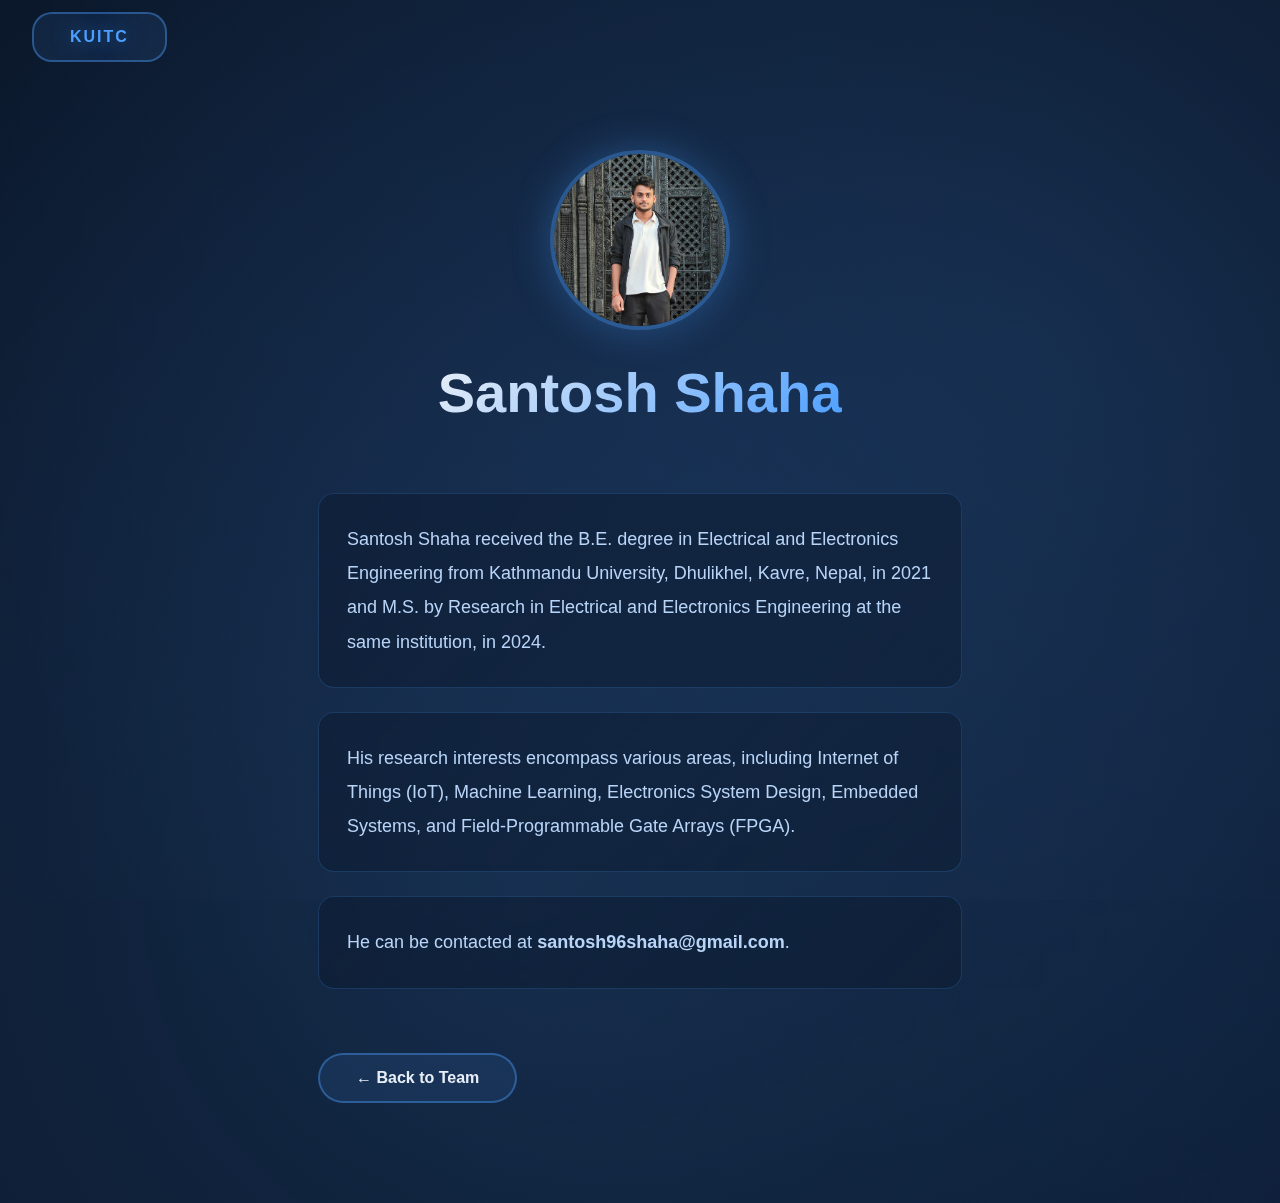
<file: santosh.html>
<!DOCTYPE html>
<html lang="en">
  <head>
    <meta charset="UTF-8" />
    <meta name="viewport" content="width=device-width, initial-scale=1.0" />
    <title>Sabin Ranabhat | KU IT Center</title>
    <style>
      * {
        margin: 0;
        padding: 0;
        box-sizing: border-box;
      }

      body {
        font-family: "Segoe UI", Tahoma, Geneva, Verdana, sans-serif;
        background: #0a1628;
        color: #e8eef7;
        overflow-x: hidden;
        min-height: 100vh;
      }

      /* Animated Background */
      .bg-animation {
        position: fixed;
        width: 100%;
        height: 100%;
        z-index: 0;
        background: radial-gradient(
          ellipse at center,
          #0d1b32 0%,
          #0a1628 100%
        );
      }

      .bg-animation::before {
        content: "";
        position: absolute;
        width: 200%;
        height: 200%;
        background: radial-gradient(
            circle at 20% 50%,
            rgba(77, 159, 255, 0.15) 0%,
            transparent 50%
          ),
          radial-gradient(
            circle at 80% 80%,
            rgba(41, 98, 255, 0.1) 0%,
            transparent 50%
          ),
          radial-gradient(
            circle at 40% 20%,
            rgba(77, 159, 255, 0.12) 0%,
            transparent 50%
          );
        animation: float 20s ease-in-out infinite;
      }

      @keyframes float {
        0%,
        100% {
          transform: translate(0, 0) rotate(0deg);
        }
        33% {
          transform: translate(30px, -30px) rotate(120deg);
        }
        66% {
          transform: translate(-20px, 20px) rotate(240deg);
        }
      }

      /* Top Bar */
      .topbar {
        position: fixed;
        top: 0;
        left: 0;
        width: 100%;
        z-index: 1200;
        padding: 12px 32px;
        display: flex;
        justify-content: space-between;
        align-items: center;
      }

      .brand {
        display: inline-block;
        padding: 14px 36px;
        background: rgba(77, 159, 255, 0.1);
        border: 2px solid rgba(77, 159, 255, 0.4);
        border-radius: 20px;
        color: #4d9fff;
        text-decoration: none;
        font-size: 16px;
        font-weight: 700;
        letter-spacing: 2px;
        text-shadow: 0 0 20px rgba(77, 159, 255, 0.5);
        transition: all 0.3s ease;
      }

      .brand:hover {
        border-color: #4d9fff;
        background: rgba(77, 159, 255, 0.2);
        transform: translateY(-3px);
        box-shadow: 0 10px 40px rgba(77, 159, 255, 0.3);
      }

      /* Unit Header */
      .unit-header {
        position: relative;
        z-index: 1;
        padding: 150px 10% 60px;
        display: flex;
        flex-direction: column;
        align-items: center;
        gap: 30px;
        animation: fadeInUp 1s ease-out;
      }

      @keyframes fadeInUp {
        from {
          opacity: 0;
          transform: translateY(30px);
        }
        to {
          opacity: 1;
          transform: translateY(0);
        }
      }

      .bio-photo {
        width: 180px;
        height: 180px;
        border-radius: 50%;
        object-fit: cover;
        border: 4px solid rgba(77, 159, 255, 0.4);
        box-shadow: 0 0 40px rgba(77, 159, 255, 0.3);
        transition: all 0.3s ease;
      }

      .bio-photo:hover {
        border-color: #4d9fff;
        box-shadow: 0 0 60px rgba(77, 159, 255, 0.5);
        transform: scale(1.05);
      }

      .unit-header h1 {
        font-size: clamp(32px, 5vw, 56px);
        font-weight: 700;
        margin-bottom: 8px;
        background: linear-gradient(135deg, #e8eef7, #4d9fff);
        -webkit-background-clip: text;
        -webkit-text-fill-color: transparent;
        background-clip: text;
      }

      .unit-header p {
        font-size: 20px;
        color: #7a9cc6;
        font-weight: 500;
      }

      /* Unit Content */
      .unit-content {
        position: relative;
        z-index: 1;
        max-width: 900px;
        margin: 0 auto;
        padding: 0 10% 100px;
      }

      .unit-content p {
        color: #b8d4f7;
        line-height: 1.9;
        font-size: 18px;
        margin-bottom: 24px;
        background: linear-gradient(
          135deg,
          rgba(13, 27, 50, 0.6),
          rgba(10, 22, 40, 0.4)
        );
        padding: 28px;
        border-radius: 16px;
        border: 1px solid rgba(77, 159, 255, 0.2);
        backdrop-filter: blur(10px);
        transition: all 0.3s ease;
      }

      .unit-content p:hover {
        border-color: rgba(77, 159, 255, 0.4);
        transform: translateX(5px);
        box-shadow: 0 5px 20px rgba(77, 159, 255, 0.15);
      }

      /* Back Link */
      .back-link {
        display: inline-block;
        margin-top: 40px;
        padding: 14px 36px;
        background: rgba(77, 159, 255, 0.1);
        border: 2px solid rgba(77, 159, 255, 0.4);
        border-radius: 50px;
        color: #e8eef7;
        text-decoration: none;
        font-size: 16px;
        font-weight: 600;
        transition: all 0.3s ease;
      }

      .back-link:hover {
        border-color: #4d9fff;
        background: rgba(77, 159, 255, 0.2);
        transform: translateY(-3px);
        box-shadow: 0 10px 40px rgba(77, 159, 255, 0.3);
      }

      /* Responsive */
      @media (max-width: 768px) {
        .unit-header {
          padding: 120px 5% 40px;
        }
        .bio-photo {
          width: 140px;
          height: 140px;
        }
        .unit-content {
          padding: 0 5% 80px;
        }
        .unit-content p {
          font-size: 16px;
          padding: 20px;
        }
      }
    </style>
  </head>
  <body>
    <div class="bg-animation"></div>

    <div class="topbar">
      <a class="brand" href="index.html">KUITC</a>
    </div>
    <section class="unit-header">
      <img src="assets/santosh.jpg" alt="Santosh Shaha" class="bio-photo" />
      <div>
        <h1>Santosh Shaha</h1>
        <!-- <p>System Administrator</p> -->
      </div>
    </section>

    <section class="unit-content">
      <p>
        Santosh Shaha received the B.E. degree in Electrical and Electronics
        Engineering from Kathmandu University, Dhulikhel, Kavre, Nepal, in 2021
        and M.S. by Research in Electrical and Electronics Engineering at the
        same institution, in 2024.
      </p>
      <p>
        His research interests encompass various areas, including Internet of
        Things (IoT), Machine Learning, Electronics System Design, Embedded
        Systems, and Field-Programmable Gate Arrays (FPGA).
      </p>
      <p>He can be contacted at <strong>santosh96shaha@gmail.com</strong>.</p>

      <a href="index.html#team" class="back-link">← Back to Team</a>
    </section>
  </body>
</html>
</file>
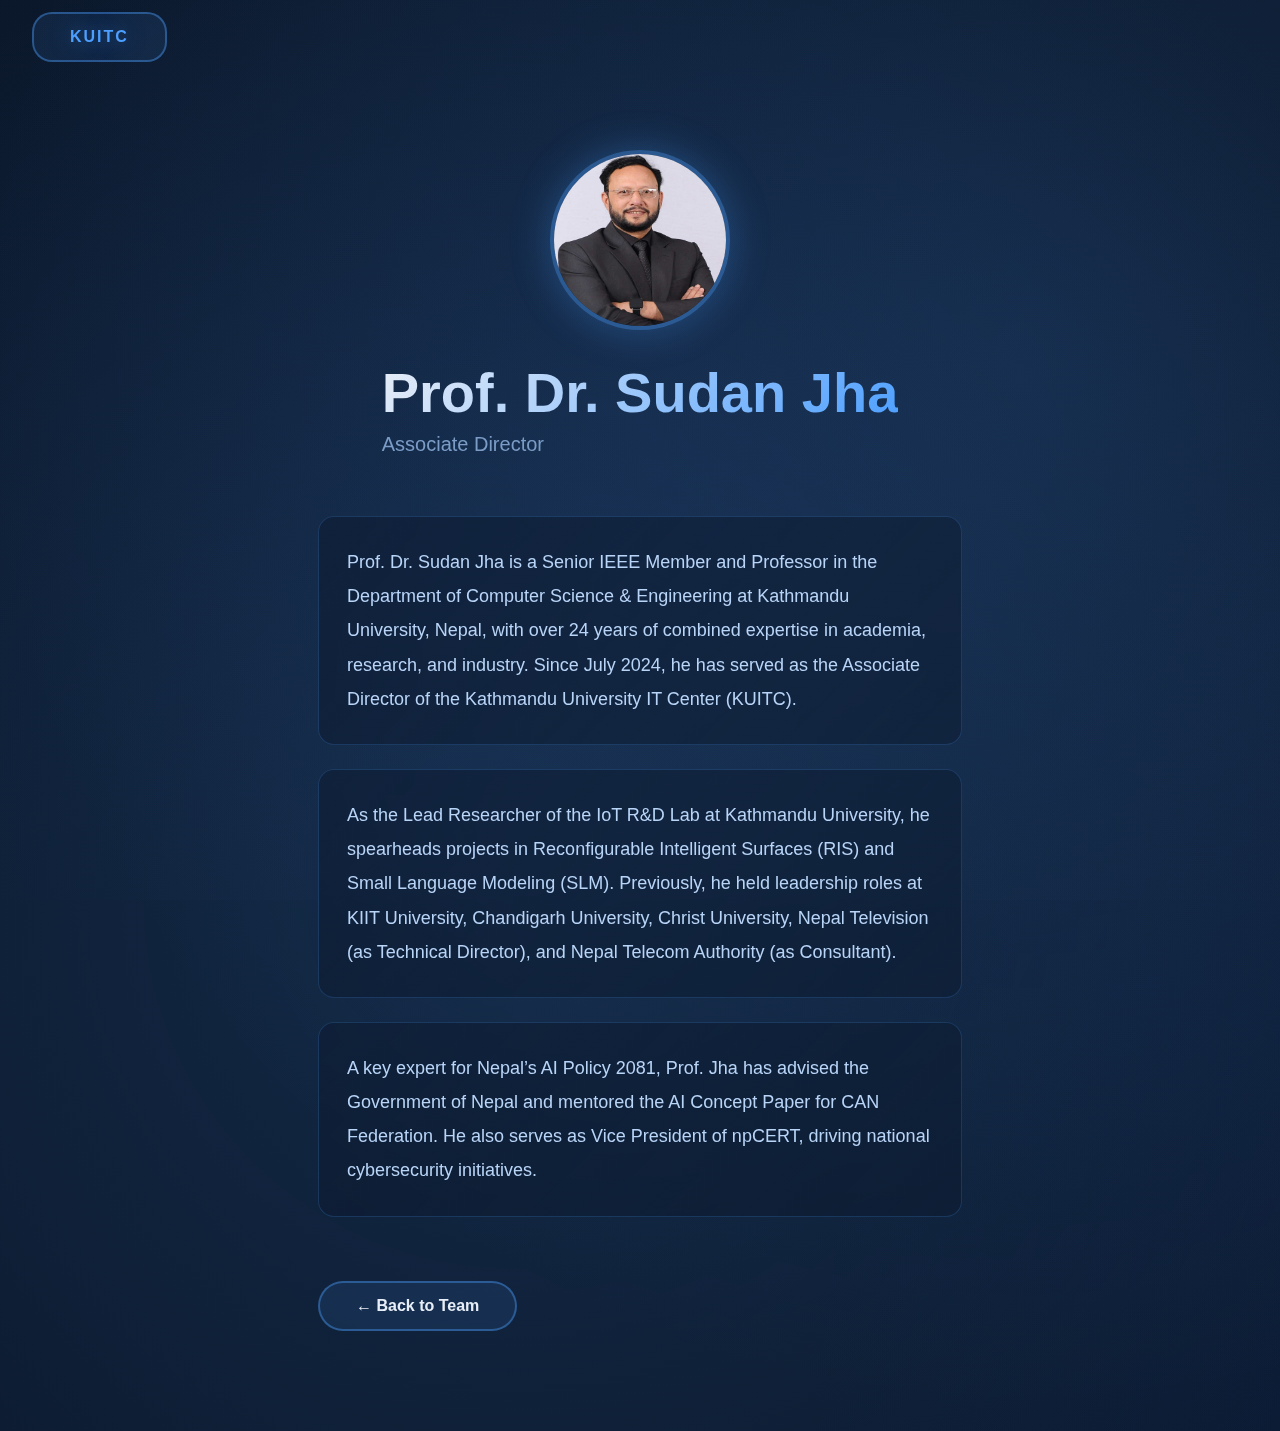
<file: sudan.html>
<!DOCTYPE html>
<html lang="en">
  <head>
    <meta charset="UTF-8" />
    <meta name="viewport" content="width=device-width, initial-scale=1.0" />
    <title>Sabin Ranabhat | KU IT Center</title>
    <style>
      * {
        margin: 0;
        padding: 0;
        box-sizing: border-box;
      }

      body {
        font-family: "Segoe UI", Tahoma, Geneva, Verdana, sans-serif;
        background: #0a1628;
        color: #e8eef7;
        overflow-x: hidden;
        min-height: 100vh;
      }

      /* Animated Background */
      .bg-animation {
        position: fixed;
        width: 100%;
        height: 100%;
        z-index: 0;
        background: radial-gradient(
          ellipse at center,
          #0d1b32 0%,
          #0a1628 100%
        );
      }

      .bg-animation::before {
        content: "";
        position: absolute;
        width: 200%;
        height: 200%;
        background: radial-gradient(
            circle at 20% 50%,
            rgba(77, 159, 255, 0.15) 0%,
            transparent 50%
          ),
          radial-gradient(
            circle at 80% 80%,
            rgba(41, 98, 255, 0.1) 0%,
            transparent 50%
          ),
          radial-gradient(
            circle at 40% 20%,
            rgba(77, 159, 255, 0.12) 0%,
            transparent 50%
          );
        animation: float 20s ease-in-out infinite;
      }

      @keyframes float {
        0%,
        100% {
          transform: translate(0, 0) rotate(0deg);
        }
        33% {
          transform: translate(30px, -30px) rotate(120deg);
        }
        66% {
          transform: translate(-20px, 20px) rotate(240deg);
        }
      }

      /* Top Bar */
      .topbar {
        position: fixed;
        top: 0;
        left: 0;
        width: 100%;
        z-index: 1200;
        padding: 12px 32px;
        display: flex;
        justify-content: space-between;
        align-items: center;
      }

      .brand {
        display: inline-block;
        padding: 14px 36px;
        background: rgba(77, 159, 255, 0.1);
        border: 2px solid rgba(77, 159, 255, 0.4);
        border-radius: 20px;
        color: #4d9fff;
        text-decoration: none;
        font-size: 16px;
        font-weight: 700;
        letter-spacing: 2px;
        text-shadow: 0 0 20px rgba(77, 159, 255, 0.5);
        transition: all 0.3s ease;
      }

      .brand:hover {
        border-color: #4d9fff;
        background: rgba(77, 159, 255, 0.2);
        transform: translateY(-3px);
        box-shadow: 0 10px 40px rgba(77, 159, 255, 0.3);
      }

      /* Unit Header */
      .unit-header {
        position: relative;
        z-index: 1;
        padding: 150px 10% 60px;
        display: flex;
        flex-direction: column;
        align-items: center;
        gap: 30px;
        animation: fadeInUp 1s ease-out;
      }

      @keyframes fadeInUp {
        from {
          opacity: 0;
          transform: translateY(30px);
        }
        to {
          opacity: 1;
          transform: translateY(0);
        }
      }

      .bio-photo {
        width: 180px;
        height: 180px;
        border-radius: 50%;
        object-fit: cover;
        border: 4px solid rgba(77, 159, 255, 0.4);
        box-shadow: 0 0 40px rgba(77, 159, 255, 0.3);
        transition: all 0.3s ease;
      }

      .bio-photo:hover {
        border-color: #4d9fff;
        box-shadow: 0 0 60px rgba(77, 159, 255, 0.5);
        transform: scale(1.05);
      }

      .unit-header h1 {
        font-size: clamp(32px, 5vw, 56px);
        font-weight: 700;
        margin-bottom: 8px;
        background: linear-gradient(135deg, #e8eef7, #4d9fff);
        -webkit-background-clip: text;
        -webkit-text-fill-color: transparent;
        background-clip: text;
      }

      .unit-header p {
        font-size: 20px;
        color: #7a9cc6;
        font-weight: 500;
      }

      /* Unit Content */
      .unit-content {
        position: relative;
        z-index: 1;
        max-width: 900px;
        margin: 0 auto;
        padding: 0 10% 100px;
      }

      .unit-content p {
        color: #b8d4f7;
        line-height: 1.9;
        font-size: 18px;
        margin-bottom: 24px;
        background: linear-gradient(
          135deg,
          rgba(13, 27, 50, 0.6),
          rgba(10, 22, 40, 0.4)
        );
        padding: 28px;
        border-radius: 16px;
        border: 1px solid rgba(77, 159, 255, 0.2);
        backdrop-filter: blur(10px);
        transition: all 0.3s ease;
      }

      .unit-content p:hover {
        border-color: rgba(77, 159, 255, 0.4);
        transform: translateX(5px);
        box-shadow: 0 5px 20px rgba(77, 159, 255, 0.15);
      }

      /* Back Link */
      .back-link {
        display: inline-block;
        margin-top: 40px;
        padding: 14px 36px;
        background: rgba(77, 159, 255, 0.1);
        border: 2px solid rgba(77, 159, 255, 0.4);
        border-radius: 50px;
        color: #e8eef7;
        text-decoration: none;
        font-size: 16px;
        font-weight: 600;
        transition: all 0.3s ease;
      }

      .back-link:hover {
        border-color: #4d9fff;
        background: rgba(77, 159, 255, 0.2);
        transform: translateY(-3px);
        box-shadow: 0 10px 40px rgba(77, 159, 255, 0.3);
      }

      /* Responsive */
      @media (max-width: 768px) {
        .unit-header {
          padding: 120px 5% 40px;
        }
        .bio-photo {
          width: 140px;
          height: 140px;
        }
        .unit-content {
          padding: 0 5% 80px;
        }
        .unit-content p {
          font-size: 16px;
          padding: 20px;
        }
      }
    </style>
  </head>
  <body>
    <div class="bg-animation"></div>

    <div class="topbar">
      <a class="brand" href="index.html">KUITC</a>
    </div>
    <section class="unit-header">
      <img
        src="assets/sudansir.jpg"
        alt="Prof. Dr. Sudan Jha"
        class="bio-photo"
        style="object-fit: fill; object-position: center"
      />

      <div>
        <h1>Prof. Dr. Sudan Jha</h1>
        <p>Associate Director</p>
      </div>
    </section>

    <section class="unit-content">
      <p>
        Prof. Dr. Sudan Jha is a Senior IEEE Member and Professor in the
        Department of Computer Science & Engineering at Kathmandu University,
        Nepal, with over 24 years of combined expertise in academia, research,
        and industry. Since July 2024, he has served as the Associate Director
        of the Kathmandu University IT Center (KUITC).
      </p>
      <p>
        As the Lead Researcher of the IoT R&D Lab at Kathmandu University, he
        spearheads projects in Reconfigurable Intelligent Surfaces (RIS) and
        Small Language Modeling (SLM). Previously, he held leadership roles at
        KIIT University, Chandigarh University, Christ University, Nepal
        Television (as Technical Director), and Nepal Telecom Authority (as
        Consultant).
      </p>
      <p>
        A key expert for Nepal’s AI Policy 2081, Prof. Jha has advised the
        Government of Nepal and mentored the AI Concept Paper for CAN
        Federation. He also serves as Vice President of npCERT, driving national
        cybersecurity initiatives.
      </p>

      <a href="index.html#team" class="back-link">← Back to Team</a>
    </section>
  </body>
</html>
</file>
